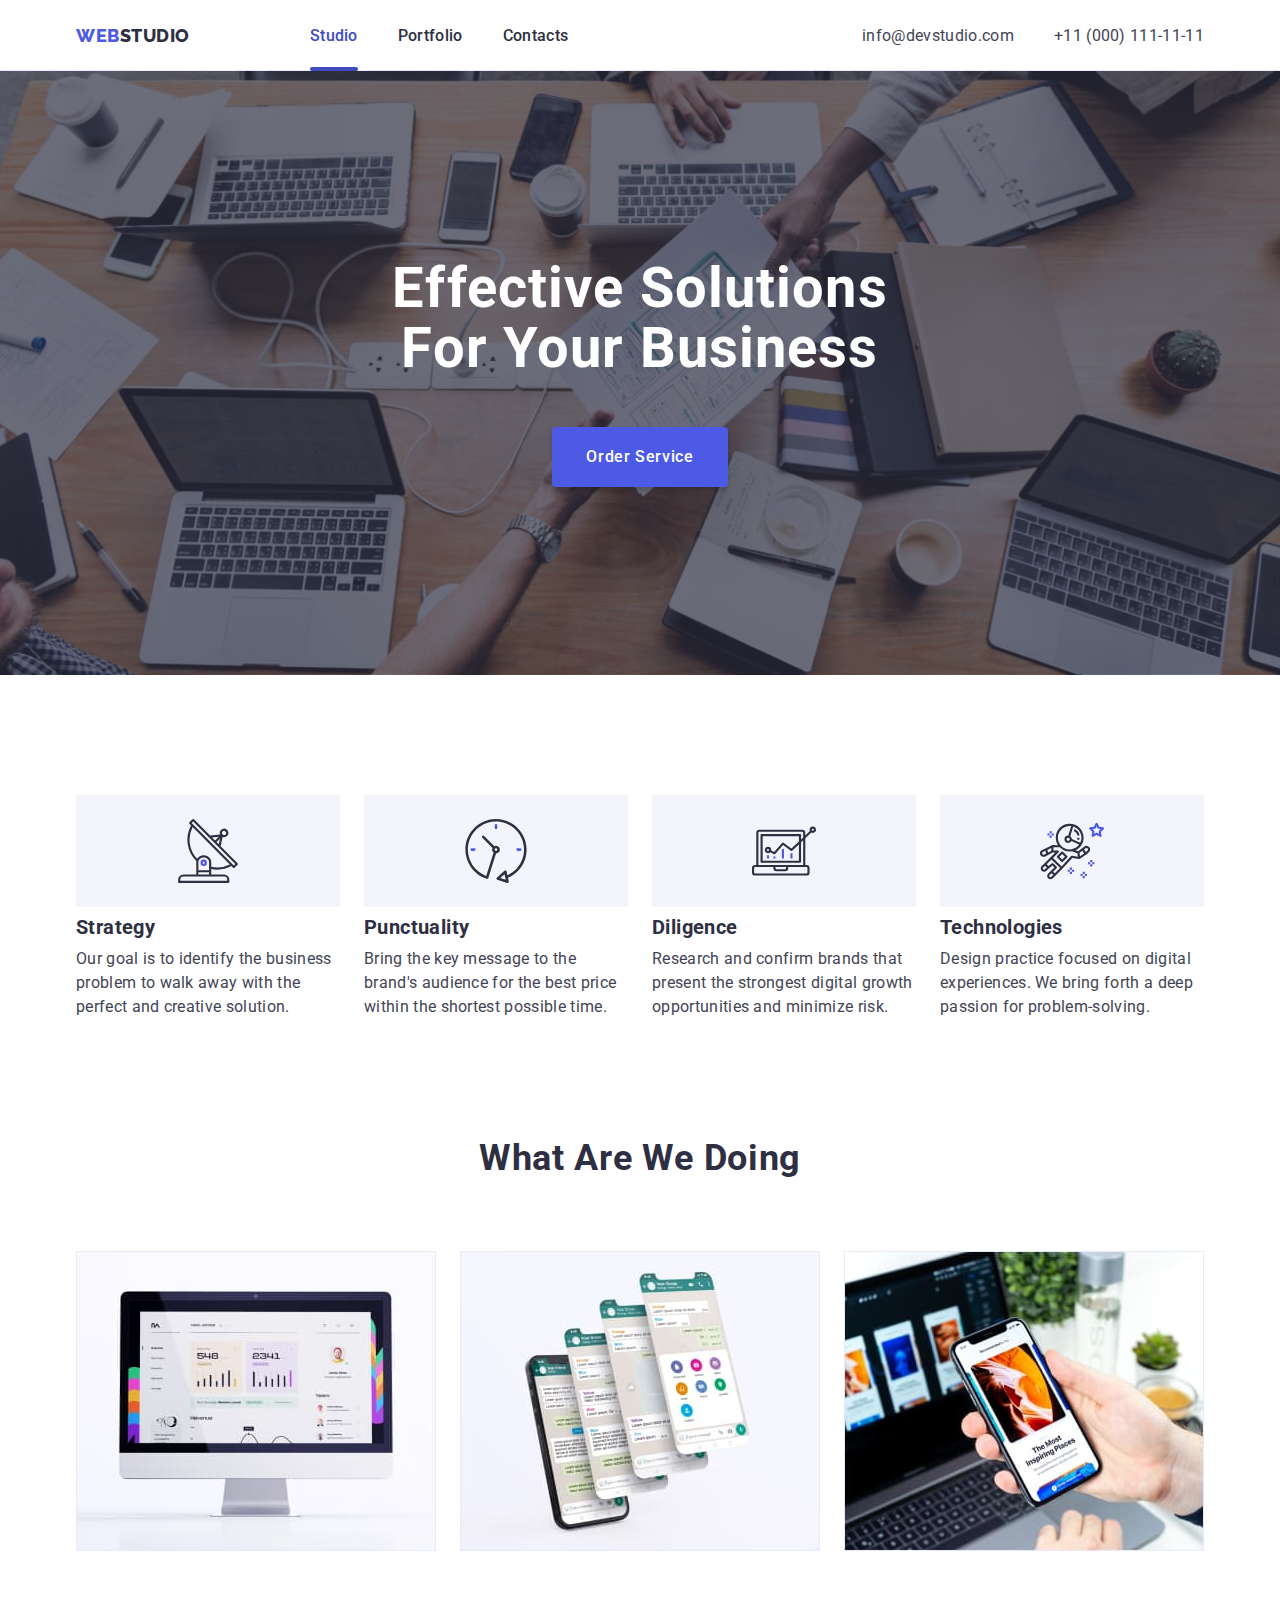
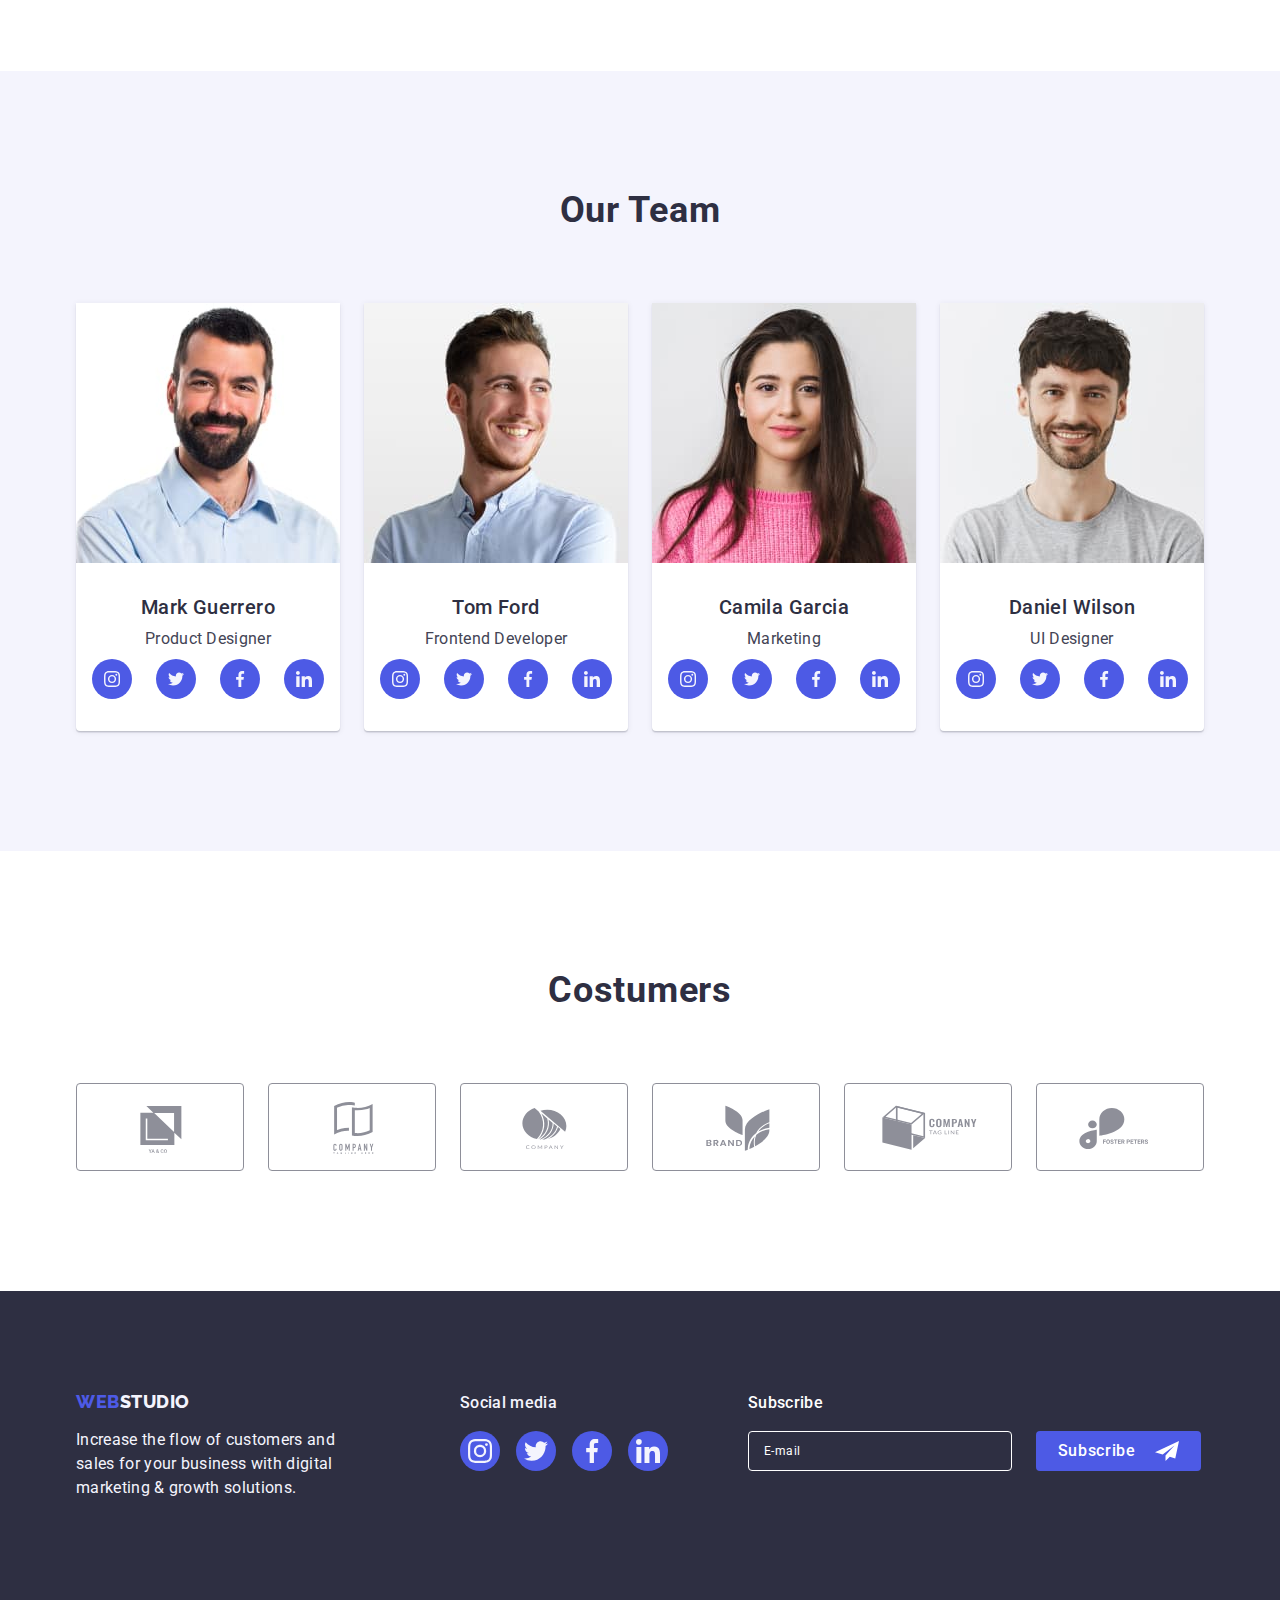
<file: index.html>
<!DOCTYPE html>
<html lang="en">

<head>
  <meta charset="UTF-8" />
  <meta http-equiv="X-UA-Compatible" content="IE=edge" />
  <meta name="viewport" content="width=device-width, initial-scale=1.0" />
  <link rel="stylesheet" href="https://cdn.jsdelivr.net/npm/modern-normalize@1.1.0/modern-normalize.min.css">
  <link rel="preconnect" href="https://fonts.googleapis.com" />
  <link rel="preconnect" href="https://fonts.gstatic.com" crossorigin />
  <link href="https://fonts.googleapis.com/css2?family=Raleway:wght@800&family=Roboto:wght@400;500;700;900&display=swap"
    rel="stylesheet" />
  <title>WEBSTUDIO</title>
  <link rel="stylesheet" href="./css/styles.css" />
  <link rel="stylesheet" href="./css/header.css">
  <link rel="stylesheet" href="./css/hero.css">
  <link rel="stylesheet" href="./css/policy.css">
  <link rel="stylesheet" href="./css/team.css">
  <link rel="stylesheet" href="./css/costumers.css">
  <link rel="stylesheet" href="./css/footer.css">
</head>

<body>

  <!-- ХЕДЕР -->
  <header class="page-header">
    <div class="container container-header">
      <!-- НАВІГАЦІЯ -->
      <nav class="navigations">
        <a class="logo-heder link" href="">Web<span class="web">Studio</span></a>
        <ul class="list menu">
          <li class="menu-item">
            <a class="link menu-link active" href="./index.html">Studio</a>
          </li>
          <li class="menu-item">
            <a class="link menu-link" href="./portfolio.html">Portfolio</a>
          </li>
          <li class="menu-item">
            <a class="link menu-link" href="">Contacts</a>
          </li>
        </ul>
      </nav>
      <!-- АДРЕСА -->
      <address class="nav-cont">
        <ul class="nav-adress list">
          <li class="nav-adress-mail">
            <a class="nav-adress-link link mail" href="mailto:info@devstudio.com">info@devstudio.com</a>
          </li>
          <li class="nav-adress-tel">
            <a class="nav-adress-link link" href="tel:+110001111111">+11 (000) 111-11-11</a>
          </li>
        </ul>
      </address>
      <button type="button" data-menu-open class="mobile-menu-open"><svg class="mobile-menu-icon" width="32"
          height="22">
          <use href="./images/icons.svg#icon-charm_menu-hamburger"></use>
        </svg></button>
      <!-- МОБІЛЬНЕ МЕНЮ -->
      <div class="mobile-menu is-hidden" data-menu>
        <button type="button" data-menu-close class="mobile_menu-close-btn"><svg class="mobile_menu-close-icon"
            width="8" height="8">
            <use href="./images/icons.svg#icon-close-black"></use>
          </svg></button>
        <nav class="navigations-mob">
          <ul class="list menu-mob">
            <li class="menu-item-mob">
              <a class="link menu-link-mob active-mob" href="./index.html">Studio</a>
            </li>
            <li class="menu-item-mob">
              <a class="link menu-link-mob" href="./portfolio.html">Portfolio</a>
            </li>
            <li class="menu-item-mob">
              <a class="link menu-link-mob" href="">Contacts</a>
            </li>
          </ul>
        </nav>
        <div>
          <address class="nav-cont-mob">
            <ul class="nav-adress-mob list">
              <li class="nav-adress-tel-mob">
                <a class="nav-adress-link-mob link" href="tel:+110001111111">+11 (000) 111-11-11</a>
              </li>
              <li class="nav-adress-mail">
                <a class="nav-mail-link-mob link mail" href="mailto:info@devstudio.com">info@devstudio.com</a>
              </li>
            </ul>
          </address>
          <ul class="mob-social-list">
            <li class="mob-social-item list"><a class="mob-social-link link-footer" href=""><svg class="social-icon"
                  width="24" height="24">
                  <use href="./images/icons.svg#icon-instagram-2"></use>
                </svg></a></li>
            <li class="mob-social-item list"><a class="mob-social-link link-footer" href=""><svg class="social-icon"
                  width="24" height="24">
                  <use href="./images/icons.svg#icon-twitter-1"></use>
                </svg></a></li>
            <li class="mob-social-item list"><a class="mob-social-link link-footer" href=""><svg class="social-icon"
                  width="24" height="24">
                  <use href="./images/icons.svg#icon-facebook-1"></use>
                </svg></a></li>
            <li class="mob-social-item list"><a class="mob-social-link link-footer" href=""><svg class="social-icon"
                  width="24" height="24">
                  <use href="./images/icons.svg#icon-linkedin-1"></use>
                </svg></a></li>
          </ul>
        </div>
      </div>
    </div>
  </header>
  <main>
    <!-- СЕКЦІЯ ГЕРОЙ -->
    <section class="section-hero">
      <div class="container">
        <h1 class="main-title">Effective Solutions For Your Business</h1>
        <button class="main-btn" data-modal-open type="button">Order Service</button>
      </div>
    </section>
    <!-- СЕКЦІЯ НАША ПОЛІТИКА -->
    <section class="section-policy">
      <h2 class="policy visually-hidden">Our policy</h2>
      <div class="container cont-our-policy">
        <ul class="list policy-list">
          <li class="policy-item">
            <div class="policy-icons"><svg class="policy-icon" width="64" height="64">
                <use href="./images/icons.svg#icon-antenna-1"></use>
              </svg></div>
            <h3 class="list-our-policy">Strategy</h3>
            <p class="descr-our-policy">
              Our goal is to identify the business problem to walk away with the
              perfect and creative solution.
            </p>
          </li>
          <li class="policy-item">
            <div class="policy-icons"><svg class="policy-icon" width="64" height="64">
                <use href="./images/icons.svg#icon-clock-1"></use>
              </svg></div>
            <h3 class="list-our-policy">Punctuality</h3>
            <p class="descr-our-policy">
              Bring the key message to the brand's audience for the best price
              within the shortest possible time.
            </p>
          </li>
          <li class="policy-item">
            <div class="policy-icons"><svg class="policy-icon" width="64" height="64">
                <use href="./images/icons.svg#icon-diagram-1"></use>
              </svg></div>
            <h3 class="list-our-policy">Diligence</h3>
            <p class="descr-our-policy">
              Research and confirm brands that present the strongest digital
              growth opportunities and minimize risk.
            </p>
          </li>
          <li class="policy-item">
            <div class="policy-icons"><svg class="policy-icon" width="64" height="64">
                <use href="./images/icons.svg#icon-astronaut-1"></use>
              </svg></div>
            <h3 class="list-our-policy">Technologies</h3>
            <p class="descr-our-policy">
              Design practice focused on digital experiences. We bring forth a
              deep passion for problem-solving.
            </p>
          </li>
        </ul>
      </div>
    </section>
    <!-- СЕКЦІЯ КАРТИНОК, ЩО МИ РОБИМО -->
    <section class="section-work">
      <div class="container our-work">
        <h2 class="work">What are we doing</h2>
        <ul class="list work-list">
          <li class="pictiure-item">
            <img srcset="./images/2x/monitor-2x.jpg 2x" src="./images/photo-1.jpg" width="360" height="300"
              alt="monitor" />
          </li>
          <li class="pictiure-item">
            <img srcset="./images/2x/mobile-2x.jpg 2x" src="./images/photo-2.jpg" width="360" height="300"
              alt="mobile-screen" />
          </li>
          <li class="pictiure-item">
            <img srcset="./images/2x/desk-mob-2x.jpg 2x" src="./images/photo-3.jpg" width="360" height="300"
              alt="cellphone" />
          </li>
        </ul>
      </div>
    </section>
    <!-- СЕКЦІЯ НАША КОМАНДА -->
    <section class="section our-team">
      <div class="container ours-team">
        <h2 class="team">Our Team</h2>
        <ul class="list team-list">
          <li class="employee">
            <img srcset="./images/2x/mark-2x.jpg 2x" src="./images/mark-guerrero.jpg" width="264" height="260"
              alt="Mark Guerrero" />
            <div class="employee-position">
              <h3 class="team-name">Mark Guerrero</h3>
              <p class="position">Product Designer</p>
              <ul class="social-list">
                <li class="social-item list"><a class="social-link" href=""><svg class="social-icon" width="16px"
                      height="16px">
                      <use href="./images/icons.svg#icon-instagram-2"></use>
                    </svg></a></li>
                <li class="social-item list"><a class="social-link" href=""><svg class="social-icon" width="16px"
                      height="16px">
                      <use href="./images/icons.svg#icon-twitter-1"></use>
                    </svg></a></li>
                <li class="social-item list"><a class="social-link" href=""><svg class="social-icon" width="16px"
                      height="16px">
                      <use href="./images/icons.svg#icon-facebook-1"></use>
                    </svg></a></li>
                <li class="social-item list"><a class="social-link" href=""><svg class="social-icon" width="16px"
                      height="16px">
                      <use href="./images/icons.svg#icon-linkedin-1"></use>
                    </svg></a></li>
              </ul>
            </div>
          </li>
          <li class="employee">
            <img srcset="./images/2x/tom-2x.jpg 2x" src="./images/tom-ford.jpg" width="264" height="260"
              alt="Tom Ford" />
            <div class="employee-position">
              <h3 class="team-name">Tom Ford</h3>
              <p class="position">Frontend Developer</p>
              <ul class="social-list">
                <li class="social-item list"><a class="social-link link-studio" href=""><svg class="social-icon"
                      width="16px" height="16px">
                      <use href="./images/icons.svg#icon-instagram-2"></use>
                    </svg></a></li>
                <li class="social-item list"><a class="social-link link-studio" href=""><svg class="social-icon"
                      width="16px" height="16px">
                      <use href="./images/icons.svg#icon-twitter-1"></use>
                    </svg></a></li>
                <li class="social-item list"><a class="social-link link-studio" href=""><svg class="social-icon"
                      width="16px" height="16px">
                      <use href="./images/icons.svg#icon-facebook-1"></use>
                    </svg></a></li>
                <li class="social-item list"><a class="social-link link-studio" href=""><svg class="social-icon"
                      width="16px" height="16px">
                      <use href="./images/icons.svg#icon-linkedin-1"></use>
                    </svg></a></li>
              </ul>
            </div>
          </li>
          <li class="employee">
            <img srcset="./images/2x/camila-2x.jpg 2x" src="./images/camila-garzia.jpg" width="264" height="260"
              alt="Camila Garcia" />
            <div class="employee-position">
              <h3 class="team-name">Camila Garcia</h3>
              <p class="position">Marketing</p>
              <ul class="social-list">
                <li class="social-item list"><a class="social-link link-studio" href=""><svg class="social-icon"
                      width="16px" height="16px">
                      <use href="./images/icons.svg#icon-instagram-2"></use>
                    </svg></a></li>
                <li class="social-item list"><a class="social-link link-studio" href=""><svg class="social-icon"
                      width="16px" height="16px">
                      <use href="./images/icons.svg#icon-twitter-1"></use>
                    </svg></a></li>
                <li class="social-item list"><a class="social-link link-studio" href=""><svg class="social-icon"
                      width="16px" height="16px">
                      <use href="./images/icons.svg#icon-facebook-1"></use>
                    </svg></a></li>
                <li class="social-item list"><a class="social-link link-studio" href=""><svg class="social-icon"
                      width="16px" height="16px">
                      <use href="./images/icons.svg#icon-linkedin-1"></use>
                    </svg></a></li>
              </ul>
            </div>
          </li>
          <li class="employee">
            <img srcset="./images/2x/Daniel-2x.jpg 2x" src="./images/daniel-wilson.jpg" width="264" height="260"
              alt="Daniel Wilson" />
            <div class="employee-position">
              <h3 class="team-name">Daniel Wilson</h3>
              <p class="position">UI Designer</p>
              <ul class="social-list">
                <li class="social-item list"><a class="social-link link-studio" href=""><svg class="social-icon"
                      width="16" height="16">
                      <use href="./images/icons.svg#icon-instagram-2"></use>
                    </svg></a></li>
                <li class="social-item list"><a class="social-link link-studio" href=""><svg class="social-icon"
                      width="16" height="16">
                      <use href="./images/icons.svg#icon-twitter-1"></use>
                    </svg></a></li>
                <li class="social-item list"><a class="social-link link-studio" href=""><svg class="social-icon"
                      width="16" height="16">
                      <use href="./images/icons.svg#icon-facebook-1"></use>
                    </svg></a></li>
                <li class="social-item list"><a class="social-link link-studio" href=""><svg class="social-icon"
                      width="16" height="16">
                      <use href="./images/icons.svg#icon-linkedin-1"></use>
                    </svg></a></li>
              </ul>
            </div>
          </li>
        </ul>
      </div>
    </section>
    <!-- ПОКУПЦІ -->
    <section class="section-costumers">
      <div class="container container-costumers">
        <h2 class="costumers">Costumers</h2>
        <ul class="costumer-list list">
          <li class="costumer-item"><a class="costumer-link" href="">
              <svg class="costumer-icon" width="104" height="56">
                <use href="./images/icons.svg#icon-Logo-2"></use>
              </svg>
            </a></li>
          <li class="costumer-item"><a class="costumer-link" href="">
              <svg class="costumer-icon" width="104" height="56">
                <use href="./images/icons.svg#icon-Logo-3"></use>
              </svg>
            </a></li>
          <li class="costumer-item"><a class="costumer-link" href=""><svg class="costumer-icon" width="104" height="56">
                <use href="./images/icons.svg#icon-Logo-4"></use>
              </svg></a></li>
          <li class="costumer-item"><a class="costumer-link" href=""><svg class="costumer-icon" width="104" height="56">
                <use href="./images/icons.svg#icon-Logo-5"></use>
              </svg></a></li>
          <li class="costumer-item"><a class="costumer-link" href=""><svg class="costumer-icon" width="104" height="56">
                <use href="./images/icons.svg#icon-Logo-6"></use>
              </svg></a></li>
          <li class="costumer-item"><a class="costumer-link" href=""><svg class="costumer-icon" width="104" height="56">
                <use href="./images/icons.svg#icon-Logo-7"></use>
              </svg></a></li>
        </ul>
      </div>
    </section>
  </main>
  <!-- ФУТЕР -->
  <footer class="section-footer">
    <div class="cont-footer">
      <div class="footer-part">
        <div class="footer-descr"><a class="link logo-footer" href="">Web<span class="web-footer">Studio</span></a>
          <p class="footer-portfolio">
            Increase the flow of customers and sales for your business with digital
            marketing & growth solutions.
          </p>
        </div>
        <div class="media-footer-container">
          <p class="footer-media">Social media</p>
          <ul class="footer-social-list">
            <li class="social-item list"><a class="social-link link-footer" href=""><svg class="social-icon" width="24"
                  height="24">
                  <use href="./images/icons.svg#icon-instagram-2"></use>
                </svg></a></li>
            <li class="social-item list"><a class="social-link link-footer" href=""><svg class="social-icon" width="24"
                  height="24">
                  <use href="./images/icons.svg#icon-twitter-1"></use>
                </svg></a></li>
            <li class="social-item list"><a class="social-link link-footer" href=""><svg class="social-icon" width="24"
                  height="24">
                  <use href="./images/icons.svg#icon-facebook-1"></use>
                </svg></a></li>
            <li class="social-item list"><a class="social-link link-footer" href=""><svg class="social-icon" width="24"
                  height="24">
                  <use href="./images/icons.svg#icon-linkedin-1"></use>
                </svg></a></li>
          </ul>
        </div>
      </div>

      <!-- інпут-->
      <div class="footer-subscr-wrap">
        <p class="footer-subscr">Subscribe</p>
        <form class="footer-subscribe"><label class="footer-help"><input class="footer-user-email" type="email"
              name="user-email-footer" placeholder=" "><span class="email-descr">E-mail</span></label>
          <button class="footer-subscr-btn" type="submit">Subscribe <svg width="24" height="24">
              <use href="./images/icons.svg#icon-frame"></use>
            </svg></button>
        </form>
      </div>
    </div>
  </footer>
  <!-- Модальне вікно -->
  <div data-modal class="backdrop is-hidden">
    <div class="modal">
      <button type="button" data-modal-close class="modal-close-btn"><svg class="modal-icon" width="8" height="8">
          <use href="./images/icons.svg#icon-close-black"></use>
        </svg></button>
      <!-- Модалка -->
      <form class="mod-form">
        <p class="modal-title">Leave your contacts and we will call you back</p>
        <div class="modal-form"><label class="modal-btn-description" for="user_name">Name</label>
          <div class="input-wrap"><input class="user-form" type="text" name="user-name" id="user_name" required>
            <svg class="icon-input" width="18" height="18">
              <use href="./images/icons.svg#icon-person"></use>
            </svg>
          </div>
        </div>
        <div class="modal-form"><label class="modal-btn-description" for="user_tel">Phone</label>
          <div class="input-wrap"><input class="user-form" type="tel" name="user-tel" id="user_tel" required>
            <svg class="icon-input" width="18" height="24">
              <use href="./images/icons.svg#icon-phone"></use>
            </svg>
          </div>
        </div>
        <div class="modal-form"><label class="modal-btn-description" for="user_email">Email</label>
          <div class="input-wrap"><input class="user-form" type="email" name="user-email" id="user_email" required>
            <svg class="icon-input" width="18" height="24">
              <use href="./images/icons.svg#icon-email"></use>
            </svg>
          </div>
        </div>
        <div class="user-form-area"><label class="text-user-description" for="user_text">Comment</label>
          <textarea class="modal-text-user" name="user-text" id="user_text" placeholder="Text input"></textarea>
        </div>
        <!-- ЧЕКБОКС -->
        <div class="check-wrap"><label for="agree-check"></label><input type="checkbox" id="agree-check"
            name="user-policy" class="input-check visually-hidden">
          <label class="agree-description" for="agree-check"><span class="chacked-box"><svg width="10" height="8">
                <use href="./images/icons.svg#icon-tick"></use>
              </svg></span>I accept the terms and conditions of the &nbsp;<a class="privacy-policy" href="">Privacy
              Policy</a></label>
        </div>
        <button class="modal-submit-button" type="submit">Send</button>
      </form>
    </div>
  </div>
  <script src="./js/modal.js" type="module"></script>
  <script src="./js/mobile-menu.js" type="module"></script>

</body>

</html>
</file>
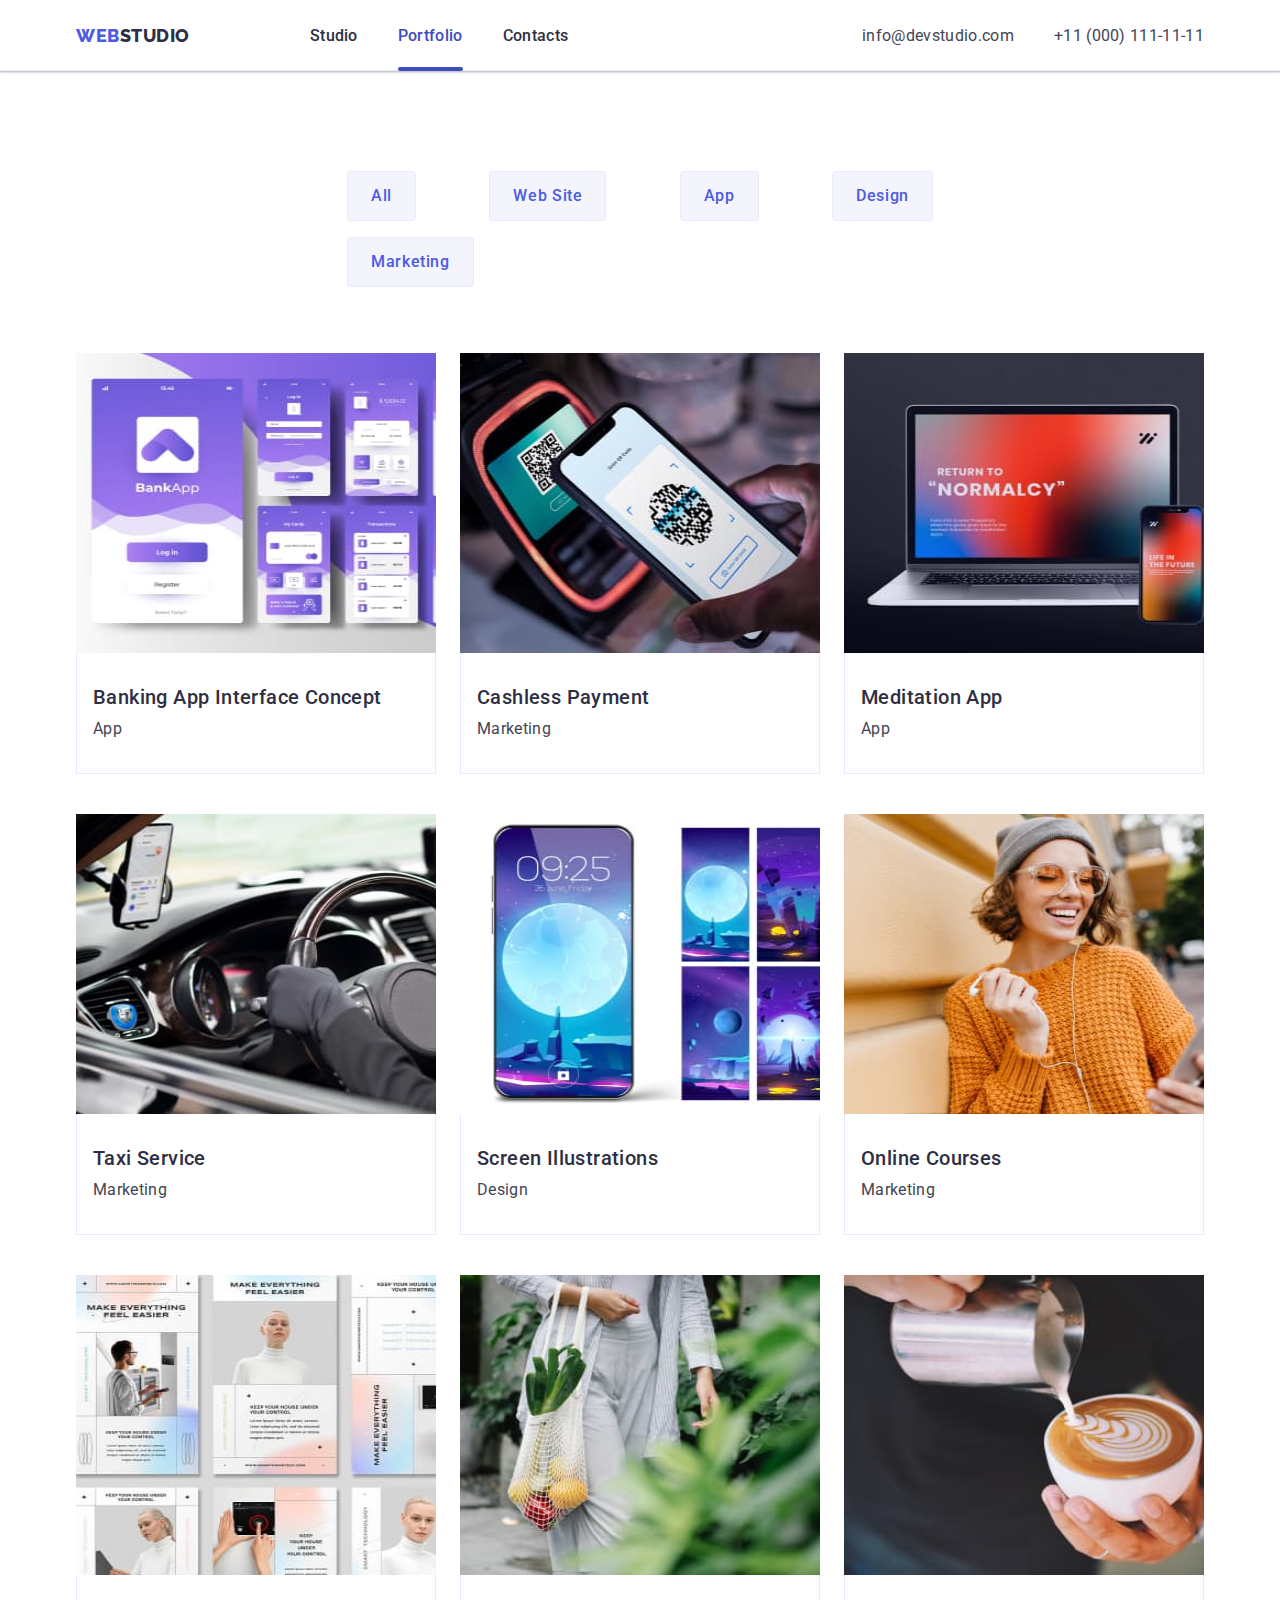
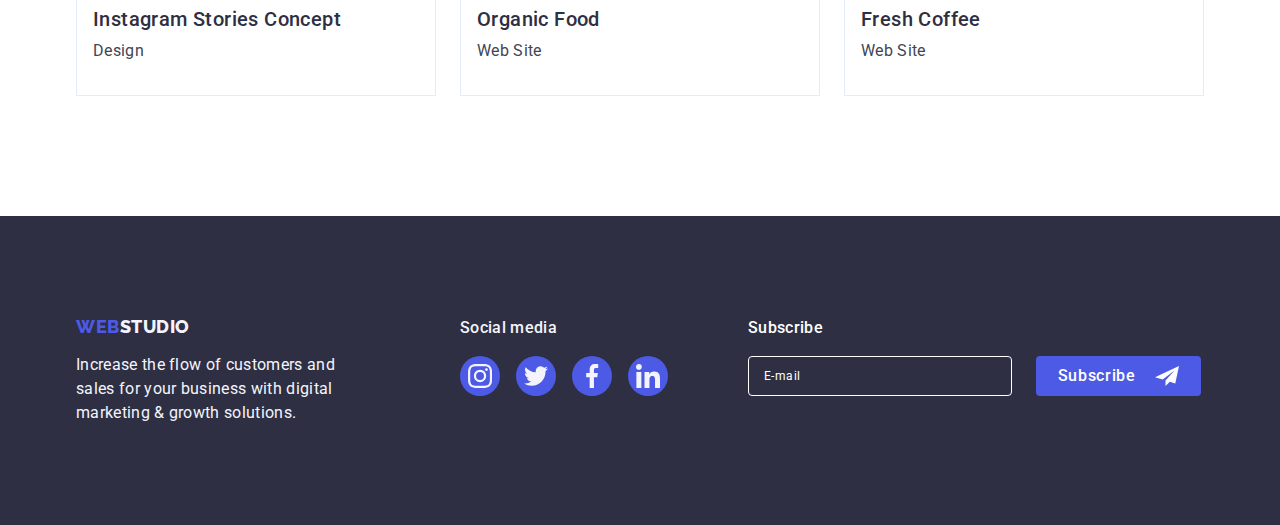
<file: portfolio.html>
<!DOCTYPE html>
<html lang="en">

<head>
  <meta charset="UTF-8" />
  <meta http-equiv="X-UA-Compatible" content="IE=edge" />
  <meta name="viewport" content="width=device-width, initial-scale=1.0" />
  <link rel="stylesheet" href="https://cdn.jsdelivr.net/npm/modern-normalize@1.1.0/modern-normalize.min.css">
  <link rel="preconnect" href="https://fonts.googleapis.com" />
  <link rel="preconnect" href="https://fonts.gstatic.com" crossorigin />
  <link href="https://fonts.googleapis.com/css2?family=Raleway:wght@800&family=Roboto:wght@400;500;700;900&display=swap"
    rel="stylesheet" />
  <title>WEBSTUDIO</title>
  <link rel="stylesheet" href="./css/styles.css" />
  <link rel="stylesheet" href="./css/header.css">
  <link rel="stylesheet" href="./css/footer.css">
  <link rel="stylesheet" href="./css/portfolio.css">
</head>

<body>
  <!-- ХЕДЕР -->
  <header class="page-header">
    <div class="container container-header">
      <!-- НАВІГАЦІЯ -->
      <nav class="navigations">
        <a class="logo-heder link" href="">Web<span class="web">Studio</span></a>
        <ul class="list menu">
          <li class="menu-item">
            <a class="link menu-link" href="./index.html">Studio</a>
          </li>
          <li class="menu-item">
            <a class="link menu-link active" href="./portfolio.html">Portfolio</a>
          </li>
          <li class="menu-item">
            <a class="link menu-link" href="">Contacts</a>
          </li>
        </ul>
      </nav>
      <!-- АДРЕСА -->
      <address class="nav-cont">
        <ul class="nav-adress list">
          <li class="nav-adress-mail">
            <a class="nav-adress-link link mail" href="mailto:info@devstudio.com">info@devstudio.com</a>
          </li>
          <li class="nav-adress-tel">
            <a class="nav-adress-link link" href="tel:+110001111111">+11 (000) 111-11-11</a>
          </li>
        </ul>
      </address>
      <button type="button" data-menu-open class="mobile-menu-open"><svg class="mobile-menu-icon" width="32"
          height="22">
          <use href="./images/icons.svg#icon-charm_menu-hamburger"></use>
        </svg></button>
      <!-- МОБІЛЬНЕ МЕНЮ -->
      <div class="mobile-menu is-hidden" data-menu>
        <button type="button" data-menu-close class="mobile_menu-close-btn"><svg class="mobile_menu-close-icon"
            width="8" height="8">
            <use href="./images/icons.svg#icon-close-black"></use>
          </svg></button>
        <div class="nav-men">
          <nav class="navigations-mob">
            <ul class="list menu-mob">
              <li class="menu-item-mob">
                <a class="link menu-link-mob" href="./index.html">Studio</a>
              </li>
              <li class="menu-item-mob">
                <a class="link menu-link-mob active active-mob" href="./portfolio.html">Portfolio</a>
              </li>
              <li class="menu-item-mob">
                <a class="link menu-link-mob" href="">Contacts</a>
              </li>
            </ul>
          </nav>
        </div>
        <div>
          <address class="nav-cont-mob">
            <ul class="nav-adress-mob list">
              <li class="nav-adress-tel-mob">
                <a class="nav-adress-link-mob link" href="tel:+110001111111">+11 (000) 111-11-11</a>
              </li>
              <li class="nav-adress-mail">
                <a class="nav-mail-link-mob link mail" href="mailto:info@devstudio.com">info@devstudio.com</a>
              </li>
            </ul>
          </address>
          <ul class="mob-social-list">
            <li class="mob-social-item list"><a class="mob-social-link link-footer" href=""><svg class="social-icon"
                  width="24" height="24">
                  <use href="./images/icons.svg#icon-instagram-2"></use>
                </svg></a></li>
            <li class="mob-social-item list"><a class="mob-social-link link-footer" href=""><svg class="social-icon"
                  width="24" height="24">
                  <use href="./images/icons.svg#icon-twitter-1"></use>
                </svg></a></li>
            <li class="mob-social-item list"><a class="mob-social-link link-footer" href=""><svg class="social-icon"
                  width="24" height="24">
                  <use href="./images/icons.svg#icon-facebook-1"></use>
                </svg></a></li>
            <li class="mob-social-item list"><a class="mob-social-link link-footer" href=""><svg class="social-icon"
                  width="24" height="24">
                  <use href="./images/icons.svg#icon-linkedin-1"></use>
                </svg></a></li>
          </ul>
        </div>
      </div>
    </div>
  </header>
  <main>
    <section class="section-portfolio">
      <div class="container">
        <h1 class="visually-hidden">Products</h1>
        <ul class="list butums">
          <li><button class="btn-menu" type="button">All</button></li>
          <li><button class="btn-menu" type="button">Web Site</button></li>
          <li><button class="btn-menu" type="button">App</button></li>
          <li><button class="btn-menu" type="button">Design</button></li>
          <li><button class="btn-menu" type="button">Marketing</button></li>
        </ul>
        <ul class="list products">
          <li class="border-product">
            <a class="link product-link" href="">
              <div class="product-top-wrap">
                <picture>
                  <source srcset="./images/port-desk/port-desk1-1x.jpg 1x, ./images/port-desk/port-desk1-2x.jpg 2x"
                    media="(min-width: 1200px)">
                  <source srcset="./images/port-tab/port-tab1-1x.jpg 1x, ./images/port-tab/port-tab1-2x.jpg 2x"
                    media="(min-width: 768px)">
                  <source srcset="./images/port-mobile/port-mob1-1x.jpg 1x, ./images/port-mobile/port-mob1-2x.jpg 2x"
                    media="(max-width: 767px)">
                  <img src="./images/port-mobile/port-mob1-1x.jpg" width="396" height="300" alt="Banking App" />
                </picture>
                <div class="product-top-box">
                  <p class="product-top-text">14 Stylish and User-Friendly App Design Concepts · Task Manager App ·
                    Calorie
                    Tracker App · Exotic Fruit Ecommerce App ·
                    Cloud Storage App</p>
                </div>
              </div>
              <div class="product-names">
                <h2 class="produts-item">Banking App Interface Concept</h2>
                <p class="produts-descriptions">App</p>
              </div>
            </a>
          </li>
          <li class="border-product">
            <a class="link product-link" href="">
              <div class="product-top-wrap"><img src="./images/payment.jpg" width="396" height="300"
                  alt="Cashless Payment" />
                <div class="product-top-box">
                  <p class="product-top-text">14 Stylish and User-Friendly App Design Concepts · Task Manager App ·
                    Calorie
                    Tracker App · Exotic Fruit Ecommerce App ·
                    Cloud Storage App</p>
                </div>
              </div>
              <div class="product-names">
                <h2 class="produts-item">Cashless Payment</h2>
                <p class="produts-descriptions">Marketing</p>
              </div>

            </a>
          </li>
          <li class="border-product">
            <a class="link product-link" href="">
              <div class="product-top-wrap">
                <picture>
                  <source srcset="./images/port-desk/port-desk3-1x.jpg 1x, ./images/port-desk/port-desk3-2x.jpg 2x"
                    media="(min-width: 1200px)">
                  <source srcset="./images/port-tab/port-tab3-1x.jpg 1x, ./images/port-tab/port-tab3-2x.jpg 2x"
                    media="(min-width: 768px)">
                  <source srcset="./images/port-mobile/port-mob3-1x.jpg 1x, ./images/port-mobile/port-mob3-2x.jpg 2x"
                    media="(max-width: 767px)">
                  <img src="./images/port-mobile/port-mob3-1x.jpg" width="396" height="300" alt="Meditation App" />
                </picture>
                <div class="product-top-box">
                  <p class="product-top-text">14 Stylish and User-Friendly App Design Concepts · Task Manager App ·
                    Calorie
                    Tracker App · Exotic Fruit Ecommerce App ·
                    Cloud Storage App</p>
                </div>
              </div>
              <div class="product-names">
                <h2 class="produts-item">Meditation App</h2>
                <p class="produts-descriptions">App</p>
              </div>
            </a>

          </li>
          <li class="border-product">
            <a class="link product-link" href="">
              <div class="product-top-wrap">
                <picture>
                  <source srcset="./images/port-desk/port-desk4-1x.jpg 1x, ./images/port-desk/port-desk4-2x.jpg 2x"
                    media="(min-width: 1200px)">
                  <source srcset="./images/port-tab/port-tab4-1x.jpg 1x, ./images/port-tab/port-tab4-2x.jpg 2x"
                    media="(min-width: 768px)">
                  <source srcset="./images/port-mobile/port-mob4-1x.jpg 1x, ./images/port-mobile/port-mob4-2x.jpg 2x"
                    media="(max-width: 767px)">
                  <img src="./images/port-mobile/port-mob4-1x.jpg" width="396" height="300" alt="Taxi Service" />
                </picture>
                <div class="product-top-box">
                  <p class="product-top-text">14 Stylish and User-Friendly App Design Concepts · Task Manager App ·
                    Calorie
                    Tracker App · Exotic Fruit Ecommerce App ·
                    Cloud Storage App</p>
                </div>
              </div>
              <div class="product-names">
                <h2 class="produts-item">Taxi Service</h2>
                <p class="produts-descriptions">Marketing</p>
              </div>
            </a>
          </li>
          <li class="border-product">
            <a class="link product-link" href="">
              <div class="product-top-wrap">
                <picture>
                  <source srcset="./images/port-desk/port-desk5-1x.jpg 1x, ./images/port-desk/port-desk5-2x.jpg 2x"
                    media="(min-width: 1200px)">
                  <source srcset="./images/port-tab/port-tab5-1x.jpg 1x, ./images/port-tab/port-tab5-2x.jpg 2x"
                    media="(min-width: 768px)">
                  <source srcset="./images/port-mobile/port-mob5-1x.jpg 1x, ./images/port-mobile/port-mob5-2x.jpg 2x"
                    media="(max-width: 767px)">
                  <img src="./images/port-desk/port-desk5-1x.jpg" width="396" height="300" alt="Screen Illustrations" />
                </picture>
                <div class="product-top-box">
                  <p class="product-top-text">14 Stylish and User-Friendly App Design Concepts · Task Manager App ·
                    Calorie
                    Tracker App · Exotic Fruit Ecommerce App ·
                    Cloud Storage App</p>
                </div>
              </div>
              <div class="product-names">
                <h2 class="produts-item">Screen Illustrations</h2>
                <p class="produts-descriptions">Design</p>
              </div>
            </a>
          </li>
          <li class="border-product">
            <a class="link product-link" href="">
              <div class="product-top-wrap">
                <picture>
                  <source srcset="./images/port-desk/port-desk6-1x.jpg 1x, ./images/port-desk/port-desk6-2x.jpg 2x"
                    media="(min-width: 1200px)">
                  <source srcset="./images/port-tab/port-tab6-1x.jpg 1x, ./images/port-tab/port-tab6-2x.jpg 2x"
                    media="(min-width: 768px)">
                  <source srcset="./images/port-mobile/port-mob6-1x.jpg 1x, ./images/port-mobile/port-mob6-2x.jpg 2x"
                    media="(max-width: 767px)">
                  <img src="./images/port-desk/port-desk6-1x.jpg" width="396" height="300" alt="Online Courses" />
                </picture>
                <div class="product-top-box">
                  <p class="product-top-text">14 Stylish and User-Friendly App Design Concepts · Task Manager App ·
                    Calorie
                    Tracker App · Exotic Fruit Ecommerce App ·
                    Cloud Storage App</p>
                </div>
              </div>
              <div class="product-names">
                <h2 class="produts-item">Online Courses</h2>
                <p class="produts-descriptions">Marketing</p>
              </div>
            </a>
          </li>
          <li class="border-product">
            <a class="link product-link" href="">
              <div class="product-top-wrap">
                <picture>
                  <source srcset="./images/port-desk/port-desk7-1x.jpg 1x, ./images/port-desk/port-desk7-2x.jpg 2x"
                    media="(min-width: 1200px)">
                  <source srcset="./images/port-tab/port-tab7-1x.jpg 1x, ./images/port-tab/port-tab7-2x.jpg 2x"
                    media="(min-width: 768px)">
                  <source srcset="./images/port-mobile/port-mob7-1x.jpg 1x, ./images/port-mobile/port-mob7-2x.jpg 2x"
                    media="(max-width: 767px)">
                  <img src="./images/port-desk/port-desk7-1x.jpg" width="396" height="300" alt="Instagram" />
                </picture>
                <div class="product-top-box">
                  <p class="product-top-text">14 Stylish and User-Friendly App Design Concepts · Task Manager App ·
                    Calorie
                    Tracker App · Exotic Fruit Ecommerce App ·
                    Cloud Storage App</p>
                </div>
              </div>
              <div class="product-names">
                <h2 class="produts-item">Instagram Stories Concept</h2>
                <p class="produts-descriptions">Design</p>
              </div>
            </a>
          </li>
          <li class="border-product">
            <a class="link product-link" href="">
              <div class="product-top-wrap">
                <picture>
                  <source srcset="./images/port-desk/port-desk8-1x.jpg 1x, ./images/port-desk/port-desk8-2x.jpg 2x"
                    media="(min-width: 1200px)">
                  <source srcset="./images/port-tab/port-tab8-1x.jpg 1x, ./images/port-tab/port-tab8-2x.jpg 2x"
                    media="(min-width: 768px)">
                  <source srcset="./images/port-mobile/port-mob8-1x.jpg 1x, ./images/port-mobile/port-mob8-2x.jpg 2x"
                    media="(max-width: 767px)">
                  <img src="./images/port-mobile/port-mob8-1x.jpg" width="396" height="300" alt="Organic Food" />
                </picture>
                <div class="product-top-box">
                  <p class="product-top-text">14 Stylish and User-Friendly App Design Concepts · Task Manager App ·
                    Calorie
                    Tracker App · Exotic Fruit Ecommerce App ·
                    Cloud Storage App</p>
                </div>
              </div>
              <div class="product-names">
                <h2 class="produts-item">Organic Food</h2>
                <p class="produts-descriptions">Web Site</p>
              </div>
            </a>
          </li>
          <li class="border-product">
            <a class="link product-link" href="">
              <div class="product-top-wrap">
                <picture>
                  <source srcset="./images/port-desk/port-desk9-1x.jpg 1x, ./images/port-desk/port-desk9-2x.jpg 2x"
                    media="(min-width: 1200px)">
                  <source srcset="./images/port-tab/port-tab9-1x.jpg 1x, ./images/port-tab/port-tab9-2x.jpg 2x"
                    media="(min-width: 768px)">
                  <source srcset="./images/port-mobile/port-mob9-1x.jpg 1x, ./images/port-mobile/port-mob9-2x.jpg 2x"
                    media="(max-width: 767px)">
                  <img src="./images/port-mobile/port-mob9-1x.jpg" width="396" height="300" alt="Fresh Coffee" />
                </picture>

                <div class="product-top-box">
                  <p class="product-top-text">14 Stylish and User-Friendly App Design Concepts · Task Manager App ·
                    Calorie
                    Tracker App · Exotic Fruit Ecommerce App ·
                    Cloud Storage App</p>
                </div>
              </div>
              <div class="product-names">
                <h2 class="produts-item">Fresh
                  Coffee</h2>
                <p class="produts-descriptions">Web Site</p>
              </div>
            </a>
          </li>
        </ul>
      </div>
    </section>
  </main>
  <!-- ФУТЕР -->
  <footer class="section-footer">
    <div class="cont-footer">
      <div class="footer-part">
        <div class="footer-descr"><a class="link logo-footer" href="">Web<span class="web-footer">Studio</span></a>
          <p class="footer-portfolio">
            Increase the flow of customers and sales for your business with digital
            marketing & growth solutions.
          </p>
        </div>
        <div class="media-footer-container">
          <p class="footer-media">Social media</p>
          <ul class="footer-social-list">
            <li class="social-item list"><a class="social-link link-footer" href=""><svg class="social-icon" width="24"
                  height="24">
                  <use href="./images/icons.svg#icon-instagram-2"></use>
                </svg></a></li>
            <li class="social-item list"><a class="social-link link-footer" href=""><svg class="social-icon" width="24"
                  height="24">
                  <use href="./images/icons.svg#icon-twitter-1"></use>
                </svg></a></li>
            <li class="social-item list"><a class="social-link link-footer" href=""><svg class="social-icon" width="24"
                  height="24">
                  <use href="./images/icons.svg#icon-facebook-1"></use>
                </svg></a></li>
            <li class="social-item list"><a class="social-link link-footer" href=""><svg class="social-icon" width="24"
                  height="24">
                  <use href="./images/icons.svg#icon-linkedin-1"></use>
                </svg></a></li>
          </ul>
        </div>
      </div>

      <!-- інпут-->
      <div class="footer-subscr-wrap">
        <p class="footer-subscr">Subscribe</p>
        <form class="footer-subscribe"><label class="footer-help"><input class="footer-user-email" type="email"
              name="user-email-footer" placeholder=" "><span class="email-descr">E-mail</span></label>
          <button class="footer-subscr-btn" type="submit">Subscribe <svg width="24" height="24">
              <use href="./images/icons.svg#icon-frame"></use>
            </svg></button>
        </form>
      </div>
    </div>
  </footer>
  <script src="./js/modal.js" type="module"></script>
  <script src="./js/mobile-menu.js" type="module"></script>
</body>

</html>
</file>
<file: css/styles.css>
/* ЗАГАЛЬНЕ */

:root {
  --primary-text-color: #2e2f42;
  --secondary-text-color: #434455;
  --active-color: #404bbf;
  --button-background: #4d5ae5;
}

h1,
h2,
h3,
h4,
p {
  margin-top: 0;
  margin-bottom: 0;
}

ul {
  margin-top: 0;
  margin-bottom: 0;
  padding-left: 0;
}

button {
  cursor: pointer;
}

.list {
  list-style: none;
}

.link {
  text-decoration: none;
}

body {
  font-family: "Roboto", sans-serif;
  color: #434455;
}

/* .container {
  width: 1158px;
  margin-left: auto;
  margin-right: auto;
  padding-left: 15px;
  padding-right: 15px;
} */

img {
  display: block;
}

.visually-hidden {
  position: absolute;
  white-space: nowrap;
  width: 1px;
  height: 1px;
  overflow: hidden;
  border: 0;
  padding: 0;
  clip: rect(0 0 0 0);
  clip-path: inset(50%);
  margin: -1px;
}

/* ХЕДЕР */
/* .page-header {
  padding-top: 24px;
  padding-bottom: 24px;
  border-bottom: 1px solid #e7e9fc;
  box-shadow: 0px 2px 1px rgba(46, 47, 66, 0.08),
    0px 1px 1px rgba(46, 47, 66, 0.16), 0px 1px 6px rgba(46, 47, 66, 0.08);
}
.logo-heder {
  font-family: "Raleway", sans-serif;
  font-style: normal;
  font-weight: 800;
  font-size: 18px;
  line-height: 1.17;
  display: flex;
  align-items: center;
  letter-spacing: 0.03em;
  text-transform: uppercase;
  color: var(--button-background);
  margin-right: 76px;
}
.web {
  color: var(--primary-text-color);
}
.menu-link {
  font-family: inherit;
  font-style: normal;
  font-weight: 500;
  font-size: 16px;
  line-height: 1.5;
  letter-spacing: 0.02em;
  color: var(--primary-text-color);
  transition: color 250ms cubic-bezier(0.4, 0, 0.2, 1);
}
.menu-link:hover,
.menu-link:focus {
  color: var(--active-color);
}
.nav-cont {
  font-style: normal;
  margin-left: auto;
}
.nav-adress-link {
  font-family: "Roboto";
  font-style: normal;
  font-weight: 400;
  font-size: 16px;
  line-height: 1.5;
  letter-spacing: 0.02em;
  color: var(--secondary-text-color);
  transition: color 250ms cubic-bezier(0.4, 0, 0.2, 1);
}

.nav-adress-link:hover,
.nav-adress-link:focus {
  color: var(--active-color);
}
.container-header {
  display: flex;
}
.navigations {
  display: flex;
  align-items: center;
}
.menu {
  display: flex;
  align-items: center;
}
.nav-adress {
  display: flex;
  align-items: center;
}
.menu-item:not(:last-child) {
  margin-right: 40px;
}
.nav-adress-mail {
  margin-right: 40px;
}
.active {
  position: relative;
  color: var(--active-color);
}
.active::after {
  content: "";
  width: 100%;
  height: 4px;
  border-radius: 2px;
  background-color: var(--active-color);
  position: absolute;
  left: 0;
  bottom: -28px;
}
/* MAIN */
/* .section-work {
  padding-bottom: 120px;
} */


/* .section-costumers {
  padding-top: 120px;
  padding-bottom: 120px;
} */
/* СЕКЦІЯ ГЕРОЙ */

/* .section-hero {
  background-color: var(--primary-text-color);
  padding-bottom: 188px;
  padding-top: 188px;
  background-image: linear-gradient(
      rgba(46, 47, 66, 0.7),
      rgba(46, 47, 66, 0.7)
    ),
    url(../images/people-office\ 1.jpg);
  max-width: 1440px;
  margin: 0 auto;
} */
/* .main-title {
  font-weight: 700;
  font-size: 56px;
  line-height: 1.07;
  text-align: center;
  letter-spacing: 0.02em;
  color: #ffffff;
  margin-left: auto;
  margin-right: auto;
  margin-bottom: 48px;
  width: 496px;
} */
/* .main-btn {
  font-family: "Roboto", sans-serif;
  font-weight: 500;
  font-size: 16px;
  line-height: 1.5;
  letter-spacing: 0.04em;
  color: #ffffff;
  background: var(--button-background);
  cursor: pointer;
  box-shadow: 0px 4px 4px rgba(0, 0, 0, 0.15);
  border-radius: 4px;
  border-color: transparent;
  padding: 16px 32px;
  display: block;
  margin-left: auto;
  margin-right: auto;
  transition: background-color 250ms cubic-bezier(0.4, 0, 0.2, 1);
}
.main-btn:hover,
.main-btn:focus {
  background-color: var(--active-color);
} */
/* НАША  ПОЛІТИКА */
/* .policy-item:not(:last-child) {
  margin-right: 24px;
} */
/* .list-our-policy {
  font-weight: 500;
  font-size: 20px;
  line-height: 1.2;
  letter-spacing: 0.02em;
  color: var(--primary-text-color);
  margin-bottom: 8px;
}
.descr-our-policy {
  font-size: 16px;
  line-height: 1.5;
  letter-spacing: 0.02em;
} */
/* .policy-list {
  display: flex;
  justify-content: center;
} */
/* .policy-item {
  width: 264px;
} 
.policy-icons {
  width: 264px;
  height: 112px;
  background-color: #f4f4fd;
  display: flex;
  align-items: center;
  justify-content: center;
  margin-bottom: 8px;
} */

/* СЕКЦІЯ КАРТИНОК, ЩО МИ РОБИМО */

/* .pictiure-item:not(:last-child) {
  margin-right: 24px;
}
.work {
  font-weight: 700;
  font-size: 36px;
  line-height: 1.11;
  text-align: center;
  letter-spacing: 0.02em;
  text-transform: capitalize;
  color: var(--primary-text-color);
}
.work-list {
  display: flex;
  margin-top: 72px;
  justify-content: center;
} */
/* СЕКЦІЯ НАША КОМАНДА */
/* .our-team {
  background-color: #f4f4fd;
  }
.team {
  font-weight: 700;
  font-size: 36px;
  line-height: 1.11;
  text-align: center;
  letter-spacing: 0.02em;
  text-transform: capitalize;
  color: var(--primary-text-color);
} */
/* .employee-position {
  padding-top: 32px;
  padding-bottom: 32px;
}  */
/* .team-name {
  font-weight: 500;
  font-size: 20px;
  line-height: 1.2;
  text-align: center;
  letter-spacing: 0.02em;
  color: var(--primary-text-color);
}
.employee {
  background: #ffffff;
  box-shadow: 0px 1px 6px rgba(46, 47, 66, 0.08),
    0px 1px 1px rgba(46, 47, 66, 0.16), 0px 2px 1px rgba(46, 47, 66, 0.08);
  border-radius: 0px 0px 4px 4px;
}
.position {
  font-size: 16px;
  line-height: 1.5;
  text-align: center;
  letter-spacing: 0.02em;
  margin-top: 8px;
  margin-bottom: 8px;
} */
/* .team-list {
  display: flex;
  justify-content: center;
  margin-top: 72px;
  column-gap: 24px;
  margin-left: auto;
  margin-right: auto;
}  */
/* .social-list {
  display: flex;
  justify-content: center;
  gap: 24px;
}
.social-item {
  width: 40px;
  height: 40px;
}
.social-link {
  width: 100%;
  height: 100%;
  border-radius: 50%;
  background-color: var(--button-background);
  display: flex;
  justify-content: center;
  align-items: center;
  transition: background-color 250ms cubic-bezier(0.4, 0, 0.2, 1);
}
.social-link:hover,
.social-link:focus {
  background-color: var(--active-color);
} */

/* ПОКУПЦІ */
/* .costumer-list {
  display: flex;
  gap: 24px;
} */
/* .costumer-item {
  width: 168px;
  height: 88px;
  display: flex;
  justify-content: center;
  align-items: center;
} */
/* .costumer-link {
  width: 100%;
  height: 100%;
  border: 1px solid #8e8f99;
  border-radius: 4px;
  display: flex;
  justify-content: center;
  align-items: center;
  color: #8e8f99;
  transition: color 250ms cubic-bezier(0.4, 0, 0.2, 1),
    border-color 250ms cubic-bezier(0.4, 0, 0.2, 1);
}
.costumer-link:hover,
.costumer-link:focus {
  border-color: var(--active-color);
  color: var(--active-color);
} */
/* .costumer-icon {
  width: 104px;
  height: 56px;
  fill: currentColor;
}
.costumer-icon:hover,
.costumer-icon:focus {
  fill: var(--active-color);
} */
/* .costumers {
  margin-bottom: 72px;
  text-align: center;
  font-weight: 700;
  font-size: 36px;
  line-height: 1.11;
  letter-spacing: 0.02em;
  text-transform: capitalize;
  color: var(--primary-text-color);
} */
/* MAIN PORTFOLIO */
/* 
КНОПКИ */
/* .butums {
  display: flex;
  width: 586px;
  justify-content: space-between;
  margin-left: auto;
  margin-right: auto;
  margin-bottom: 72px;
} */

/* .btn-menu {
  font-family: "Roboto", sans-serif;
  font-weight: 500;
  font-size: 16px;
  line-height: 1.5;
  display: flex;
  align-items: center;
  text-align: center;
  letter-spacing: 0.04em;
  color: var(--button-background);
  cursor: pointer;
  padding-top: 12px;
  padding-right: 24px;
  padding-bottom: 12px;
  padding-left: 24px;
  background: #f4f4fd;
  border: 1px solid #e7e9fc;
  border-radius: 4px;
  transition: color 250ms cubic-bezier(0.4, 0, 0.2, 1),
    background-color 250ms cubic-bezier(0.4, 0, 0.2, 1),
    border-color 250ms cubic-bezier(0.4, 0, 0.2, 1),
    box-shadow 250ms cubic-bezier(0.4, 0, 0.2, 1);
} */

/* .btn-menu:hover,
.btn-menu:focus {
  color: #ffffff;
  background-color: var(--active-color);
  border-color: transparent;
  box-shadow: 0px 3px 1px rgba(0, 0, 0, 0.1), 0px 2px 1px rgba(0, 0, 0, 0.08),
    0px 2px 2px rgba(0, 0, 0, 0.12);
} */

/* Продукти */
/* .product-names {
  padding-top: 32px;
  padding-bottom: 32px;
  padding-left: 16px;
  border-left: 1px solid #e7e9fc;
  border-right: 1px solid #e7e9fc;
  border-bottom: 1px solid #e7e9fc;
} */

/* .cont-products {
  margin-top: 72px;
}

.list-item {
  width: 360px;
} */
/* 
.border-product {
  width: 360px;
  background: #ffffff;
} */

/* .products {
  display: flex;
  flex-wrap: wrap;
  row-gap: 48px;
  column-gap: 24px;
} */

/* .produts-item {
  font-style: normal;
  font-weight: 500;
  font-size: 20px;
  line-height: 1.2;
  letter-spacing: 0.02em;
  color: var(--primary-text-color);
  margin-bottom: 8px;
} */

/* .produts-descriptions {
  font-size: 16px;
  line-height: 1.5;
  letter-spacing: 0.02em;
  color: var(--secondary-text-color);
} */

/* .product-link {
  display: block;
  transition: box-shadow 250ms cubic-bezier(0.4, 0, 0.2, 1);
} */

/* .product-link:hover,
.product-link:focus {
  box-shadow: 0px 1px 6px rgba(46, 47, 66, 0.08),
    0px 1px 1px rgba(46, 47, 66, 0.16), 0px 2px 1px rgba(46, 47, 66, 0.08);
} */

/* .product-link:hover .product-top-box,
.product-link:focus .product-top-box {
  transform: translate(0);
} */

/* .product-top-text {
  font-family: "Roboto";
  font-style: normal;
  font-weight: 400;
  font-size: 16px;
  line-height: 1.5;
  letter-spacing: 0.02em;
  color: #f4f4fd;
} */

/* .product-top-box {
  position: absolute;
  top: 0;
  background-color: var(--button-background);
  height: 100%;
  padding: 40px 32px;
  transform: translateY(100%);
  transition: transform 250ms cubic-bezier(0.4, 0, 0.2, 1);
} */

/* .product-top-wrap {
  position: relative;
  overflow: hidden;
} */

/* ФУТЕР */

/* .footer-portfolio {
  font-size: 16px;
  line-height: 1.5;
  letter-spacing: 0.02em;
  color: #f4f4fd;
  margin-top: 16px;
  width: 264px;
}  */
/* .section-footer {
  padding-top: 100px;
  padding-bottom: 100px;
  background-color: var(--primary-text-color);
} */
/* .web-footer {
  color: #f4f4fd;
}
.logo-footer {
  font-family: "Raleway", sans-serif;
  font-style: normal;
  font-weight: 800;
  font-size: 18px;
  line-height: 1.17;
  letter-spacing: 0.03em;
  text-transform: uppercase;
  color: var(--button-background);
} */
/* .cont-footer {
  display: flex;
} */
/* .media-footer-container {  
  margin-left: 120px;
  align-items: center;
  margin-right: 80px;
} */
/* .footer-social-list {
  display: flex;
  gap: 16px;
} */
/* .footer-media {
  margin-bottom: 16px;
  font-weight: 500;
  font-size: 16px;
  line-height: 1.5;
  letter-spacing: 0.02em;
  color: #f4f4fd;
 } */
/* .link-footer:hover,
.link-footer:focus {
  background-color: #31d0aa;
} */

/* .footer-subscr{
font-weight: 500;
font-size: 16px;
line-height: 1.5;
letter-spacing: 0.02em;
color: #FFFFFF;
margin-bottom: 16px;
} */
/* .footer-subscribe{
  display: flex;
  } */
/* .footer-user-email{
background-color: var(--primary-text-color);
border: 1px solid #FFFFFF;
box-shadow:(0px 4px 4px rgba(0, 0, 0, 0.15));
border-radius: 4px;
height: 40px;
width: 264px;
padding-left: 16px;
color: #FFFFFF;
font-size: 12px;
line-height: 2;
letter-spacing: 0.04em;
padding-left: 16px;
  } */
/* .footer-subscr-btn{
display: flex;
justify-content:space-evenly;
align-items: center;
 width: 165px;
 height: 40px; 
 background-color: var(--button-background);
 border-radius: 4px;
 border-color: transparent;
 font-weight: 500;
font-size: 16px;
line-height: 1.5;
letter-spacing: 0.04em;
color: #FFFFFF;
  } */
/* .email-descr{
    position: absolute;
    color: #FFFFFF;
    font-size: 12px;
    line-height: 2;
    letter-spacing: 0.04em;
    padding-left: 16px;
    transition: transform 250ms cubic-bezier(0.4, 0, 0.2, 1);
  } */
/* .footer-help{
    position: relative;
    display: flex;
  align-items: center;
  margin-right: 24px;
   } */
/* .footer-user-email:focus + .email-descr{
    transform: translateX(-120%);
   }
   .footer-user-email:not(:placeholder-shown) + .email-descr{
    transform: translateX(-120%);
   } */
/* МОДАЛЬНЕ ВІКНО */
.backdrop {
  position: fixed;
  top: 0;
  width: 100%;
  height: 100%;
  background-color: rgba(46, 47, 66, 0.4);
  transition: opacity 250ms cubic-bezier(0.4, 0, 0.2, 1),
    visibility 250ms cubic-bezier(0.4, 0, 0.2, 1);
}

.backdrop.is-hidden .modal {
  transform: translate(-50%, -50%) scale(0) rotate(-90deg);
}


.is-hidden {
  visibility: hidden;
  opacity: 0;
  pointer-events: none;
}

.modal {
  width: 296px;
  min-height: 584px;
  background-color: #fcfcfc;
  border-radius: 4px;
  position: absolute;
  top: 50%;
  left: 50%;
  transform: translate(-50%, -50%) scale(1);
  transition: transform 250ms cubic-bezier(0.4, 0, 0.2, 1);
  padding-left: 12px;
  padding-right: 12px;
  padding-top: 72px;
  padding-bottom: 24px;
}

@media screen and (min-width: 428px) {
  .modal {
    width: 392px;
    padding-left: 16px;
    padding-right: 16px;
  }
}

@media screen and (min-width: 768px) {
  .modal {
    width: 408px;
    padding-left: 24px;
    padding-right: 24px;
  }
}

.modal-close-btn {
  display: flex;
  position: absolute;
  top: 24px;
  right: 24px;
  border-radius: 50%;
  border: 1px solid rgba(0, 0, 0, 0.1);
  width: 24px;
  height: 24px;
  background-color: #e7e9fc;
  justify-content: center;
  align-items: center;
  transition: background-color 250ms cubic-bezier(0.4, 0, 0.2, 1), fill 250ms cubic-bezier(0.4, 0, 0.2, 1);
}

.modal-close-btn:hover,
.modal-close-btn:focus {
  background-color: var(--active-color);
  fill: #ffffff;
}

/* Стилі Модалки */
.modal-title {
  margin-bottom: 16px;
  font-weight: 500;
  font-size: 12px;
  line-height: 1.5;
  text-align: center;
  letter-spacing: 0.02em;
  color: #2e2f42;
}

@media screen and (min-width: 428px) {
  .modal-title {
    font-size: 16px;
  }
}

.modal-form {
  margin-bottom: 8px;
}

.user-form {
  width: 100%;
  height: 40px;
  border: 1px solid rgba(46, 47, 66, 0.4);
  border-radius: 4px;
  outline: transparent;
  padding-left: 38px;
  transition: border-color 250ms cubic-bezier(0.4, 0, 0.2, 1);
  background-color: inherit;
}

.user-form:focus {
  border-color: var(--button-background);
}

.user-form:focus+.icon-input {
  fill: var(--button-background);
}

.user-form-area {
  margin-bottom: 16px;
}

.modal-btn-description {
  display: block;
  font-size: 12px;
  line-height: 1.17;
  letter-spacing: 0.04em;
  color: #8e8f99;
  margin-bottom: 4px;
}

.input-wrap {
  position: relative;
}

.icon-input {
  position: absolute;
  left: 16px;
  top: 50%;
  transform: translateY(-50%);
  transition: fill 250ms cubic-bezier(0.4, 0, 0.2, 1);
  fill: #2E2F42;
}

.modal-text-user {
  width: 100%;
  height: 120px;
  resize: none;
  border: 1px solid rgba(46, 47, 66, 0.4);
  border-radius: 4px;
  padding-left: 16px;
  padding-top: 8px;
  font-weight: 400;
  display: block;
  font-size: 12px;
  line-height: 1.17;
  letter-spacing: 0.04em;
  outline: none;
  transition: border-color 250ms cubic-bezier(0.4, 0, 0.2, 1);
}

.modal-text-user:focus {
  border-color: var(--button-background);
}

.modal-text-user::placeholder {
  color: rgba(46, 47, 66, 0.4);
}

.text-user-description {
  font-size: 12px;
  line-height: 1.17;
  letter-spacing: 0.01em;
  color: #8e8f99;
  display: block;
  margin-bottom: 4px;
}

/* ЧЕКБОКС */
.check-wrap {
  margin-bottom: 24px;
}

.agree-description {
  font-size: 8px;
  line-height: 1.17;
  letter-spacing: 0.04em;
  color: #8E8F99;
  display: flex;
  align-items: center;
}

@media screen and (min-width: 428px) {
  .agree-description {
    font-size: 12px;
  }
}

.privacy-policy {
  color: var(--button-background);
}

.agree-description span {
  border: 1px solid rgba(46, 47, 66, 0.4);
  ;
  border-radius: 2px;
  width: 16px;
  height: 16px;
  display: flex;
  align-items: center;
  justify-content: center;
  margin-right: 8px;
  fill: transparent;
}

.input-check:checked+.agree-description span {
  background-color: var(--active-color);
  border-color: var(--active-color);
  fill: rgba(244, 244, 253, 1);
}

.visually-hidden {
  position: absolute;
  white-space: nowrap;
  width: 1px;
  height: 1px;
  overflow: hidden;
  border: 0;
  padding: 0;
  clip: rect(0 0 0 0);
  clip-path: inset(50%);
  margin: -1px;
}

/* Кнопка модальна велика*/
.modal-submit-button {
  font-weight: 500;
  font-size: 16px;
  line-height: 1.5;
  text-align: center;
  letter-spacing: 0.04em;
  color: #FFFFFF;
  background-color: var(--button-background);
  display: block;
  margin: 0 auto;
  width: 169px;
  height: 56px;
  box-shadow: 0px 4px 4px rgba(0, 0, 0, 0.15);
  border-radius: 4px;
  border-color: transparent;
}
</file>
<file: css/header.css>
.container {
  max-width: 428px;
  padding-left: 15px;
  padding-right: 15px;
  margin-left: auto;
  margin-right: auto;
}

.nav-adress-link {
  font-style: normal;
  font-weight: 400;
  font-size: 12px;
  line-height: 1.17;
  letter-spacing: 0.02em;
  color: var(--secondary-text-color);
  transition: color 250ms cubic-bezier(0.4, 0, 0.2, 1);
}


@media screen and (min-width: 768px) {
  .container {
    max-width: 768px;
  }
}

@media screen and (min-width: 1200px) {
  .container {
    max-width: 1158px;
  }
}

/* **************************************************************************************** */
/* МОБІЛКА */
.container-header {
  display: flex;
  align-items: center;
  justify-content: space-between;
}

.page-header {
  padding-top: 24px;
  padding-bottom: 22px;
  border-bottom: 1px solid #e7e9fc;
  box-shadow: 0px 2px 1px rgba(46, 47, 66, 0.08),
    0px 1px 1px rgba(46, 47, 66, 0.16), 0px 1px 6px rgba(46, 47, 66, 0.08);
}

.menu {
  display: none;
}

.nav-cont {
  display: none;
}


.logo-heder {
  font-family: "Raleway", sans-serif;
  font-style: normal;
  font-weight: 800;
  font-size: 18px;
  line-height: 1.17;
  letter-spacing: 0.03em;
  text-transform: uppercase;
  color: var(--button-background);
}

.web {
  color: var(--primary-text-color);
}

/* **************************************************************************************** */
/* ПЛАНШЕТ*/
@media screen and (min-width: 768px) {
  .mobile-menu-open {
    display: none;
  }

  .menu {
    display: flex;
    align-items: center;
  }

  .nav-cont {
    display: block;
  }

  .navigations {
    display: flex;
    align-items: center;
  }

  .menu-link {
    font-family: inherit;
    font-style: normal;
    font-weight: 500;
    font-size: 16px;
    line-height: 1.5;
    letter-spacing: 0.02em;
    color: var(--primary-text-color);
    transition: color 250ms cubic-bezier(0.4, 0, 0.2, 1);
  }

  .menu-link:hover,
  .menu-link:focus {
    color: var(--active-color);
  }

  .logo-heder {
    margin-right: 120px;
  }

  .menu-item:not(:last-child) {
    margin-right: 40px;
  }

  .nav-adress-link {
    display: block;
  }

  .nav-adress-link:hover,
  .nav-adress-link:focus {
    color: var(--active-color);
  }

  .nav-adress-mail {
    margin-bottom: 12px;
  }

  .active {
    position: relative;
    color: var(--active-color);
  }

  .active::after {
    content: "";
    width: 100%;
    height: 4px;
    border-radius: 2px;
    background-color: var(--active-color);
    position: absolute;
    left: 0;
    bottom: -28px;
  }
}

@media screen and (min-width: 768px) and (max-width: 1199px) {
  .page-header {
    padding-top: 16px;
    padding-bottom: 16px;
  }
}

/* **************************************************************************************** */
/* ДЕСКТОП */
@media screen and (min-width: 1200px) {
  .nav-adress {
    display: flex;
    align-items: center;
  }

  .nav-adress-mail {
    margin-bottom: 0;
    margin-right: 40px;
  }

  .nav-adress-link {
    font-size: 16px;
    line-height: 1.5;
  }

  .active::after {
    bottom: -26px;
  }
}

/* **************************************************************************************** */
/* КНОПКА ВІДКР МОБ. МЕНЮ */
.mobile-menu-open {
  padding: 0;
  border: 0;
  background-color: transparent;
  line-height: 0;
}

.mobile-menu-icon {
  stroke: #2E2F42;
}



/* МОБІЛЬНЕ МЕНЮ */


.mobile-menu {
  position: fixed;
  width: 100vw;
  height: 100vh;
  top: 0;
  left: 0;
  display: flex;
  flex-direction: column;
  justify-content: space-between;
  padding-top: 80px;
  padding-left: 40px;
  padding-bottom: 40px;
  padding-right: 35px;
  z-index: 1000;
  background-color: #F4F4FD;
}

.mobile_menu-close-btn {
  position: absolute;
  right: 24px;
  top: 24px;
  padding: 0;
  border-radius: 50%;
  display: flex;
  align-items: center;
  justify-content: center;
  border: 1px solid rgba(0, 0, 0, 0.1);
  width: 24px;
  height: 24px;
  background-color: transparent;
}

.nav-cont-mob {
  margin-bottom: 48px;
}

.menu-item-mob:not(:last-child) {
  margin-bottom: 40px;
}

.nav-adress-tel-mob {
  margin-bottom: 40px;
}

.menu-link-mob {
  font-style: normal;
  font-weight: 700;
  font-size: 36px;
  line-height: 1.11;
  letter-spacing: 0.02em;
  text-transform: capitalize;
  color: var(--primary-text-color);
  transition: color 250ms cubic-bezier(0.4, 0, 0.2, 1);
}

.menu-link-mob:hover,
.menu-link-mob:focus {
  color: var(--active-color);
}

.nav-adress-link-mob {
  font-style: normal;
  font-weight: 700;
  font-size: 24px;
  line-height: 1.11;
  letter-spacing: 0.02em;
  text-transform: capitalize;
  color: var(--active-color);
  transition: color 250ms cubic-bezier(0.4, 0, 0.2, 1);
}

.mob-social-item:not(:last-child) {
  margin-right: 24px;
}

@media screen and (min-width: 428px) {
  .nav-adress-link-mob {
    font-size: 36px;
  }

  .mob-social-item:not(:last-child) {
    margin-right: 56px;
  }
}

.nav-mail-link-mob {
  font-style: normal;
  font-weight: 500;
  font-size: 20px;
  line-height: 1.2;
  letter-spacing: 0.02em;
  color: #434455;
  transition: color 250ms cubic-bezier(0.4, 0, 0.2, 1);
}

.nav-mail-link-mob:hover,
.nav-mail-link-mob:focus {
  color: var(--active-color);
}

.mob-social-list {
  display: flex;
}

.mob-social-item {
  height: 40px;
  width: 40px;
}

.mob-social-link {
  width: 100%;
  height: 100%;
  border-radius: 50%;
  background-color: var(--button-background);
  display: flex;
  justify-content: center;
  align-items: center;
  transition: background-color 250ms cubic-bezier(0.4, 0, 0.2, 1);
}

.mob-social-link:hover,
.mob-social-link:focus {
  background-color: var(--active-color);
}

.active-mob {
  color: var(--button-background);
}
</file>
<file: css/hero.css>
.section-hero {
  background-color: var(--primary-text-color);
  padding-bottom: 112px;
  padding-top: 112px;
  background-image: linear-gradient(rgba(46, 47, 66, 0.7),
      rgba(46, 47, 66, 0.7)),
    url(../images/adaptiv-bg/bg-mob-1x.jpg);
  max-width: 1400px;
  margin: 0 auto;
  background-size: cover;
  background-position: center;
}

@media (min-device-pixel-ratio: 2),
(min-resolution: 192dpi),
(min-resolution: 2dppx) {
  .section-hero {
    background-image: linear-gradient(rgba(46, 47, 66, 0.7),
        rgba(46, 47, 66, 0.7)),
      url(../images/adaptiv-bg/bg-mob-2x.jpg);
  }
}

.main-title {
  font-weight: 700;
  font-size: 36px;
  line-height: 1.11;
  text-align: center;
  letter-spacing: 0.02em;
  color: #ffffff;
  margin-left: auto;
  margin-right: auto;
  margin-bottom: 72px;
  width: 320px;
}

@media screen and (max-width: 427px) {
  .main-title {
    font-size: 30px;
    width: 290px;
  }
}

.main-btn {
  font-family: "Roboto", sans-serif;
  font-weight: 500;
  font-size: 16px;
  line-height: 1.5;
  letter-spacing: 0.04em;
  color: #ffffff;
  background: var(--button-background);
  cursor: pointer;
  box-shadow: 0px 4px 4px rgba(0, 0, 0, 0.15);
  border-radius: 4px;
  border-color: transparent;
  padding: 16px 32px;
  display: block;
  margin-left: auto;
  margin-right: auto;
  transition: background-color 250ms cubic-bezier(0.4, 0, 0.2, 1);
}

.main-btn:hover,
.main-btn:focus {
  background-color: var(--active-color);
}

/* **************************************************************************************** */
/* МОБІЛКА */
@media screen and (min-width: 428px) {
  .section-hero {
    background-image: linear-gradient(rgba(46, 47, 66, 0.7),
        rgba(46, 47, 66, 0.7)),
      url(../images/adaptiv-bg/bg-tab-1x.jpg);
  }

  @media (min-device-pixel-ratio: 2),
  (min-resolution: 192dpi),
  (min-resolution: 2dppx) {
    .section-hero {
      background-image: linear-gradient(rgba(46, 47, 66, 0.7),
          rgba(46, 47, 66, 0.7)),
        url(../images/adaptiv-bg/bg-tab-2x.jpg);
    }
  }
}

/* **************************************************************************************** */
/* ПЛАНШЕТ*/
@media screen and (min-width: 768px) {
  .section-hero {
    background-image: linear-gradient(rgba(46, 47, 66, 0.7),
        rgba(46, 47, 66, 0.7)),
      url(../images/adaptiv-bg/bg-desk-1.jpg);
  }

  @media (min-device-pixel-ratio: 2),
  (min-resolution: 192dpi),
  (min-resolution: 2dppx) {
    .section-hero {
      background-image: linear-gradient(rgba(46, 47, 66, 0.7),
          rgba(46, 47, 66, 0.7)),
        url(../images/adaptiv-bg/bg-desk-2x.jpg);
    }
  }

  .main-title {
    font-size: 56px;
    line-height: 1.07;
    margin-bottom: 36px;
    width: 496px;
  }
}

/* **************************************************************************************** */
/* ДЕСКТОП */
@media screen and (min-width: 1200px) {
  .section-hero {
    padding-top: 188px;
    padding-bottom: 188px;
  }

  .main-title {
    margin-bottom: 48px;
  }
}
</file>
<file: css/policy.css>
.section-policy {
  padding-top: 96px;
  padding-bottom: 96px;
}

.policy-icons {
  display: none;
}

.policy-item {
  max-width: 396px;
}

.policy-item:not(:last-child) {
  margin-bottom: 72px;
}

.list-our-policy {
  font-weight: 700;
  font-size: 36px;
  line-height: 1.11;
  letter-spacing: 0.02em;
  color: var(--primary-text-color);
  margin-bottom: 8px;
  text-align: center;
}

.descr-our-policy {
  font-weight: 500;
  font-size: 16px;
  line-height: 1.5;
  letter-spacing: 0.02em;
}

/* **************************************************************************************** */
/* ПЛАНШЕТ*/
@media screen and (min-width: 768px) {
  .policy-list {
    display: flex;
    flex-wrap: wrap;
    row-gap: 72px;
    column-gap: 24px;
  }

  .policy-item {
    max-width: 356px;
  }

  .policy-item:not(:last-child) {
    margin-bottom: 0;
  }

  .list-our-policy {
    text-align: left;
  }
}

/* **************************************************************************************** */
/* ДЕСКТОП */

@media screen and (min-width: 1200px) {
  .section-policy {
    padding-top: 120px;
    padding-bottom: 120px;
  }

  .policy-list {
    justify-content: center;
    flex-wrap: nowrap;
  }


  .policy-item {
    width: 264px;
  }

  .policy-icons {
    width: 264px;
    height: 112px;
    background-color: #f4f4fd;
    display: flex;
    justify-content: center;
    align-items: center;
    margin-bottom: 8px;
  }

  .list-our-policy {
    font-size: 20px;
    line-height: 1.2;
  }

  .descr-our-policy {
    font-weight: 400;
  }
}

/* СЕКЦІЯ КАРТИНОК, ЩО МИ РОБИМО  */
@media screen and (max-width: 1199px) {
  .section-work {
    display: none;
  }
}

.section-work {
  padding-bottom: 120px;
}

.pictiure-item:not(:last-child) {
  margin-right: 24px;
}

.work {
  font-weight: 700;
  font-size: 36px;
  line-height: 1.11;
  text-align: center;
  letter-spacing: 0.02em;
  text-transform: capitalize;
  color: var(--primary-text-color);
}

.work-list {
  display: flex;
  margin-top: 72px;
  justify-content: center;
}
</file>
<file: css/team.css>
.our-team {
  background-color: #f4f4fd;
  padding-bottom: 96px;
  padding-top: 96px;
}

.team {
  font-weight: 700;
  font-size: 36px;
  line-height: 1.11;
  text-align: center;
  letter-spacing: 0.02em;
  text-transform: capitalize;
  color: var(--primary-text-color);
  margin-bottom: 72px;
}

.employee-position {
  padding-top: 32px;
  padding-bottom: 32px;
}

.team-name {
  font-weight: 500;
  font-size: 20px;
  line-height: 1.2;
  text-align: center;
  letter-spacing: 0.02em;
  color: var(--primary-text-color);
}

.employee {
  width: 264px;
  margin-left: auto;
  margin-right: auto;
  background: #ffffff;
  box-shadow: 0px 1px 6px rgba(46, 47, 66, 0.08),
    0px 1px 1px rgba(46, 47, 66, 0.16), 0px 2px 1px rgba(46, 47, 66, 0.08);
  border-radius: 0px 0px 4px 4px;
}

.position {
  font-size: 16px;
  line-height: 1.5;
  text-align: center;
  letter-spacing: 0.02em;
  margin-top: 8px;
  margin-bottom: 8px;
}

.social-list {
  display: flex;
  justify-content: center;
  gap: 24px;
}

.social-item {
  width: 40px;
  height: 40px;
}

.social-link {
  width: 100%;
  height: 100%;
  border-radius: 50%;
  background-color: var(--button-background);
  display: flex;
  justify-content: center;
  align-items: center;
  transition: background-color 250ms cubic-bezier(0.4, 0, 0.2, 1);
}

.social-link:hover,
.social-link:focus {
  background-color: var(--active-color);
}

.employee-position {
  width: 264px;
}

.team-list {
  margin-left: auto;
  margin-right: auto;
}


/* **************************************************************************************** */
/* МОБІЛКА */
.employee:not(:last-child) {
  margin-bottom: 72px;
}

/***************************************************************************************** */
/* ПЛАНШЕТ*/
@media screen and (min-width: 768px) {
  .team-list {
    display: flex;
    justify-content: center;
    column-gap: 24px;
  }

  .employee {
    margin: 0;
  }

  .employee:not(:last-child) {
    margin-bottom: 0;
  }
}

@media screen and (min-width: 768px) and (max-width: 1199px) {
  .team-list {
    flex-wrap: wrap;
    row-gap: 64px;
  }
}

/* **************************************************************************************** */
/* ДЕСКТОП */
@media screen and (min-width: 1200px) {
  .our-team {
    padding-top: 120px;
    padding-bottom: 120px;
  }
}
</file>
<file: css/costumers.css>
.section-costumers {
  padding-top: 96px;
  padding-bottom: 96px;
}

.costumer-list {
  display: flex;
  justify-content: center;
  flex-wrap: wrap;
  column-gap: 12px;
  row-gap: 72px;

}

.costumer-item {
  width: 139px;
  height: 88px;
  display: flex;
  justify-content: center;
  align-items: center;
}

.costumer-link {
  width: 100%;
  height: 100%;
  border: 1px solid #8e8f99;
  border-radius: 4px;
  display: flex;
  justify-content: center;
  align-items: center;
  color: #8e8f99;
  transition: color 250ms cubic-bezier(0.4, 0, 0.2, 1),
    border-color 250ms cubic-bezier(0.4, 0, 0.2, 1);
}

.costumer-link:hover,
.costumer-link:focus {
  border-color: var(--active-color);
  color: var(--active-color);
}

.costumer-link {
  width: 100%;
  height: 100%;
  border: 1px solid #8e8f99;
  border-radius: 4px;
  display: flex;
  justify-content: center;
  align-items: center;
  color: #8e8f99;
  transition: color 250ms cubic-bezier(0.4, 0, 0.2, 1),
    border-color 250ms cubic-bezier(0.4, 0, 0.2, 1);
}

.costumer-link:hover,
.costumer-link:focus {
  border-color: var(--active-color);
  color: var(--active-color);
}

.costumer-icon {
  width: 110px;
  height: 56px;
  fill: currentColor;
}

.costumer-icon:hover,
.costumer-icon:focus {
  fill: var(--active-color);
}

.costumers {
  margin-bottom: 72px;
  text-align: center;
  font-weight: 700;
  font-size: 36px;
  line-height: 1.11;
  letter-spacing: 0.02em;
  text-transform: capitalize;
  color: var(--primary-text-color);
}

@media screen and (min-width: 428px) {
  .costumer-list {
    width: 396px;
    column-gap: 16px;
    margin-left: auto;
    margin-right: auto;
  }

  .costumer-item {
    width: 190px;
    height: 88px;
    display: flex;
    justify-content: center;
    align-items: center;
  }
}

/***************************************************************************************** */
/* ПЛАНШЕТ*/
@media screen and (min-width: 768px) {
  .costumer-list {
    width: 552px;
    column-gap: 24px;
  }

  .costumer-item {
    width: 168px;
  }

  .costumer-icon {
    width: 104px
  }
}

/* **************************************************************************************** */
/* ДЕСКТОП */
@media screen and (min-width: 1200px) {
  .section-costumers {
    padding-top: 120px;
    padding-bottom: 120px;
  }

  .costumer-list {
    width: 100%;
  }
}
</file>
<file: css/footer.css>
.section-footer {
  padding-top: 96px;
  padding-bottom: 96px;
  background-color: var(--primary-text-color);
}

.cont-footer {
  max-width: 428px;
  padding-left: 15px;
  padding-right: 15px;
  margin-left: auto;
  margin-right: auto;
}

@media screen and (min-width: 768px) {
  .cont-footer {
    max-width: 582px;
  }
}

@media screen and (min-width: 1200px) {
  .cont-footer {
    max-width: 1158px;
  }
}

.web-footer {
  color: #f4f4fd;
}

.logo-footer {
  font-family: "Raleway", sans-serif;
  font-style: normal;
  font-weight: 800;
  font-size: 18px;
  line-height: 1.17;
  letter-spacing: 0.03em;
  text-transform: uppercase;
  color: var(--button-background);
}

.footer-portfolio {
  font-size: 16px;
  line-height: 1.5;
  letter-spacing: 0.02em;
  color: #f4f4fd;
  margin-top: 16px;
}

.footer-social-list {
  display: flex;
  gap: 16px;
}

.footer-media {
  margin-bottom: 16px;
  font-weight: 500;
  font-size: 16px;
  line-height: 1.5;
  letter-spacing: 0.02em;
  color: #f4f4fd;
}

.footer-subscr-wrap {
  text-align: center;
  margin-left: auto;
  margin-right: auto;
}

.footer-subscr {
  font-weight: 500;
  font-size: 16px;
  line-height: 1.5;
  letter-spacing: 0.02em;
  color: #FFFFFF;
  margin-bottom: 16px;
}

.footer-help {
  position: relative;
  display: flex;
  align-items: center;
  margin-bottom: 16px;
}

.footer-user-email {
  background-color: var(--primary-text-color);
  border: 1px solid #FFFFFF;
  box-shadow: (0px 4px 4px rgba(0, 0, 0, 0.15));
  border-radius: 4px;
  height: 40px;
  width: 398px;
  padding-left: 16px;
  color: #FFFFFF;
  font-size: 12px;
  line-height: 2;
  letter-spacing: 0.04em;
}

.email-descr {
  position: absolute;
  color: #FFFFFF;
  font-size: 12px;
  line-height: 2;
  letter-spacing: 0.04em;
  padding-left: 16px;
  transition: transform 250ms cubic-bezier(0.4, 0, 0.2, 1);
}

.footer-subscr-btn {
  display: flex;
  justify-content: space-evenly;
  align-items: center;
  width: 165px;
  height: 40px;
  margin-left: auto;
  margin-right: auto;
  padding: 0;
  background-color: var(--button-background);
  border-radius: 4px;
  border-color: transparent;
  font-weight: 500;
  font-size: 16px;
  line-height: 1.5;
  letter-spacing: 0.04em;
  color: #FFFFFF;
}

.footer-descr {
  width: 268px;
  margin-bottom: 72px;
  margin-left: auto;
  margin-right: auto;
  text-align: center;
}

.footer-part {
  margin-bottom: 72px;
}

.media-footer-container {
  width: 208px;
  margin-left: auto;
  margin-right: auto;
  text-align: center;
}

.footer-user-email:focus+.email-descr {
  transform: translateY(-120%);
}

.footer-user-email:not(:placeholder-shown)+.email-descr {
  transform: translateY(-120%);
}

.social-item {
  width: 40px;
  height: 40px;
}

.social-link {
  width: 100%;
  height: 100%;
  border-radius: 50%;
  background-color: var(--button-background);
  display: flex;
  justify-content: center;
  align-items: center;
  transition: background-color 250ms cubic-bezier(0.4, 0, 0.2, 1);
}

.link-footer:hover,
.link-footer:focus {
  background-color: #31d0aa;
}

/* **************************************************************************************** */
/* ПЛАНШЕТ*/
@media screen and (min-width: 768px) {
  .footer-part {
    display: flex;
  }

  .media-footer-container {
    text-align: left;
  }

  .footer-subscr-wrap {
    margin: 0;
    text-align: left;
  }

  .footer-user-email {
    width: 264px;
  }

  .cont-footer {
    display: flex;
    flex-wrap: wrap;
  }

  .footer-subscribe {
    display: flex;
  }

  .footer-descr {
    width: 264px;
    margin-right: 24px;
    margin-bottom: 0;
    text-align: left;
  }

  .footer-help {
    margin-right: 24px;
    margin-bottom: 0;
  }

  .footer-user-email:focus+.email-descr {
    transform: translateX(-120%);
  }

  .footer-user-email:not(:placeholder-shown)+.email-descr {
    transform: translateX(-120%);
  }
}



/* **************************************************************************************** */
/* ДЕСКТОП */
@media screen and (min-width: 1200px) {
  .section-footer {
    padding-top: 100px;
    padding-bottom: 100px;
  }

  .footer-part {
    margin-right: 80px;
    margin-bottom: 0;
  }

  .footer-descr {
    margin-right: 120px;
  }

}
</file>
<file: css/portfolio.css>
.section-portfolio {
    padding-top: 48px;
    padding-bottom: 48px;
}

@media screen and (max-width: 427px) {
    img {
        width: 100%;
    }
}

@media screen and (min-width: 768px) {
    .section-portfolio {
        padding-top: 64px;
        padding-bottom: 96px;
    }
}

@media screen and (min-width: 768px) {
    .section-portfolio {
        padding-top: 100px;
        padding-bottom: 120px;
    }
}

/* КНОПКИ */
.butums {
    display: flex;
    width: 263px;
    flex-wrap: wrap;
    column-gap: 24px;
    row-gap: 16px;
    margin-bottom: 48px;
}

.btn-menu {
    font-family: "Roboto", sans-serif;
    font-weight: 500;
    font-size: 16px;
    line-height: 1.5;
    display: flex;
    align-items: center;
    text-align: center;
    letter-spacing: 0.04em;
    color: var(--button-background);
    cursor: pointer;
    padding-top: 8px;
    padding-right: 15px;
    padding-bottom: 8px;
    padding-left: 15px;
    background: #f4f4fd;
    border: 1px solid #e7e9fc;
    border-radius: 4px;
    transition: color 250ms cubic-bezier(0.4, 0, 0.2, 1),
        background-color 250ms cubic-bezier(0.4, 0, 0.2, 1),
        border-color 250ms cubic-bezier(0.4, 0, 0.2, 1),
        box-shadow 250ms cubic-bezier(0.4, 0, 0.2, 1);
}

.btn-menu:hover,
.btn-menu:focus {
    color: #ffffff;
    background-color: var(--active-color);
    border-color: transparent;
    box-shadow: 0px 3px 1px rgba(0, 0, 0, 0.1), 0px 2px 1px rgba(0, 0, 0, 0.08),
        0px 2px 2px rgba(0, 0, 0, 0.12);
}

/* Продукти */
.product-names {
    padding-top: 32px;
    padding-bottom: 32px;
    padding-left: 16px;
    border-left: 1px solid #e7e9fc;
    border-right: 1px solid #e7e9fc;
    border-bottom: 1px solid #e7e9fc;
}

.border-product {
    max-width: 396px;
    background: #ffffff;
}

.border-product:not(:last-child) {
    margin-bottom: 48px;
}

.produts-item {
    font-style: normal;
    font-weight: 500;
    font-size: 20px;
    line-height: 1.2;
    letter-spacing: 0.02em;
    color: var(--primary-text-color);
    margin-bottom: 8px;
}

.produts-descriptions {
    font-size: 16px;
    line-height: 1.5;
    letter-spacing: 0.02em;
    color: var(--secondary-text-color);
}

.product-link {
    display: block;
    transition: box-shadow 250ms cubic-bezier(0.4, 0, 0.2, 1);
}

.product-link:hover,
.product-link:focus {
    box-shadow: 0px 1px 6px rgba(46, 47, 66, 0.08),
        0px 1px 1px rgba(46, 47, 66, 0.16), 0px 2px 1px rgba(46, 47, 66, 0.08);
}

.product-top-text {
    font-family: "Roboto";
    font-style: normal;
    font-weight: 400;
    font-size: 16px;
    line-height: 1.5;
    letter-spacing: 0.02em;
    color: #f4f4fd;
}

.product-top-box {
    position: absolute;
    top: 0;
    background-color: var(--button-background);
    height: 100%;
    padding: 40px 32px;
    transform: translateY(100%);
    transition: transform 250ms cubic-bezier(0.4, 0, 0.2, 1);
}

.product-link:hover .product-top-box,
.product-link:focus .product-top-box {
    transform: translate(0);
}

.product-top-wrap {
    position: relative;
    overflow: hidden;
}

/***************************************************************************************** */
/* ПЛАНШЕТ*/
@media screen and (min-width: 768px) {
    .border-product {
        width: 356px;
    }

    .border-product:not(:last-child) {
        margin-bottom: 0px;
    }

    .products {
        display: flex;
        flex-wrap: wrap;
        row-gap: 72px;
        column-gap: 24px;
    }

    .butums {
        width: 586px;
        justify-content: space-between;
        margin-bottom: 64px;
        margin-left: auto;
        margin-right: auto;
    }

    .btn-menu {
        padding-top: 12px;
        padding-right: 23px;
        padding-bottom: 12px;
        padding-left: 23px;
    }
}

/* **************************************************************************************** */
/* ДЕСКТОП */
@media screen and (min-width: 1200px) {
    .border-product {
        width: 360px;
    }

    .products {
        row-gap: 40px;
    }

    .butums {
        margin-bottom: 66px;
    }
}
</file>
